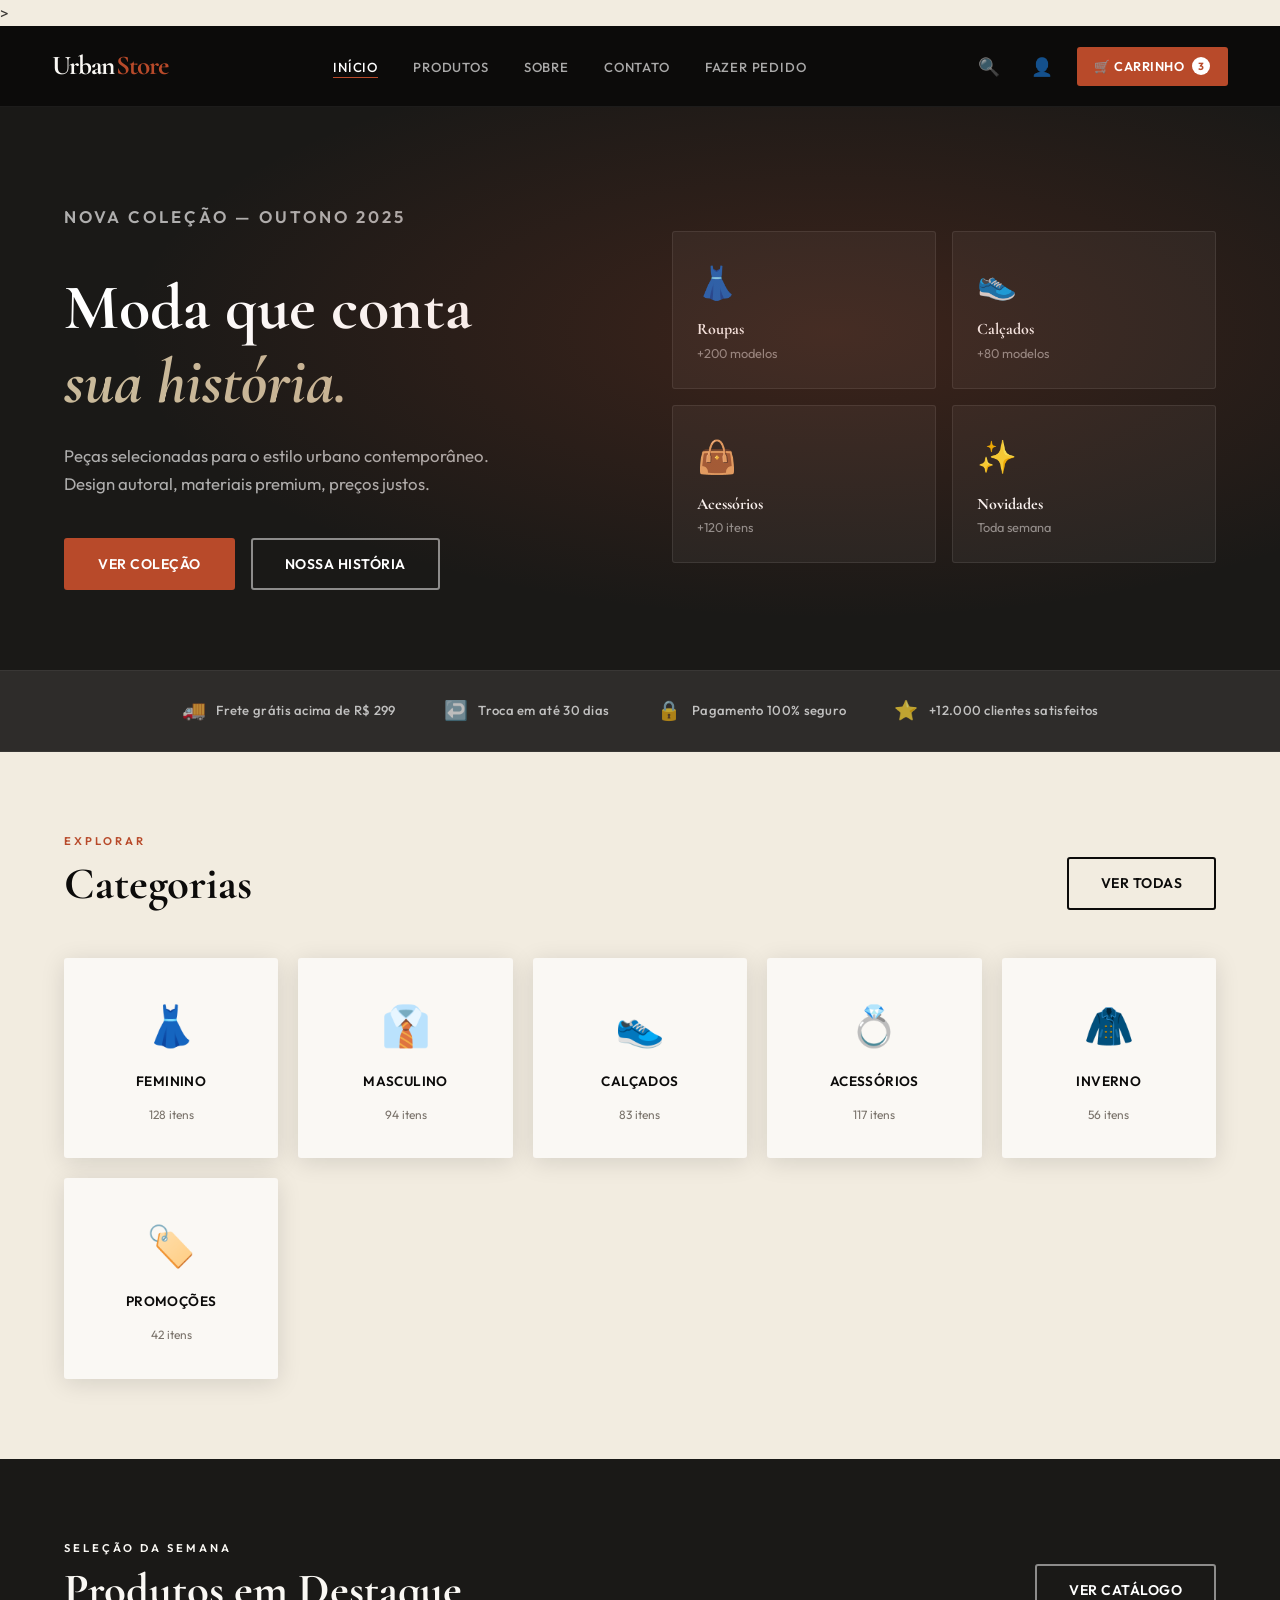
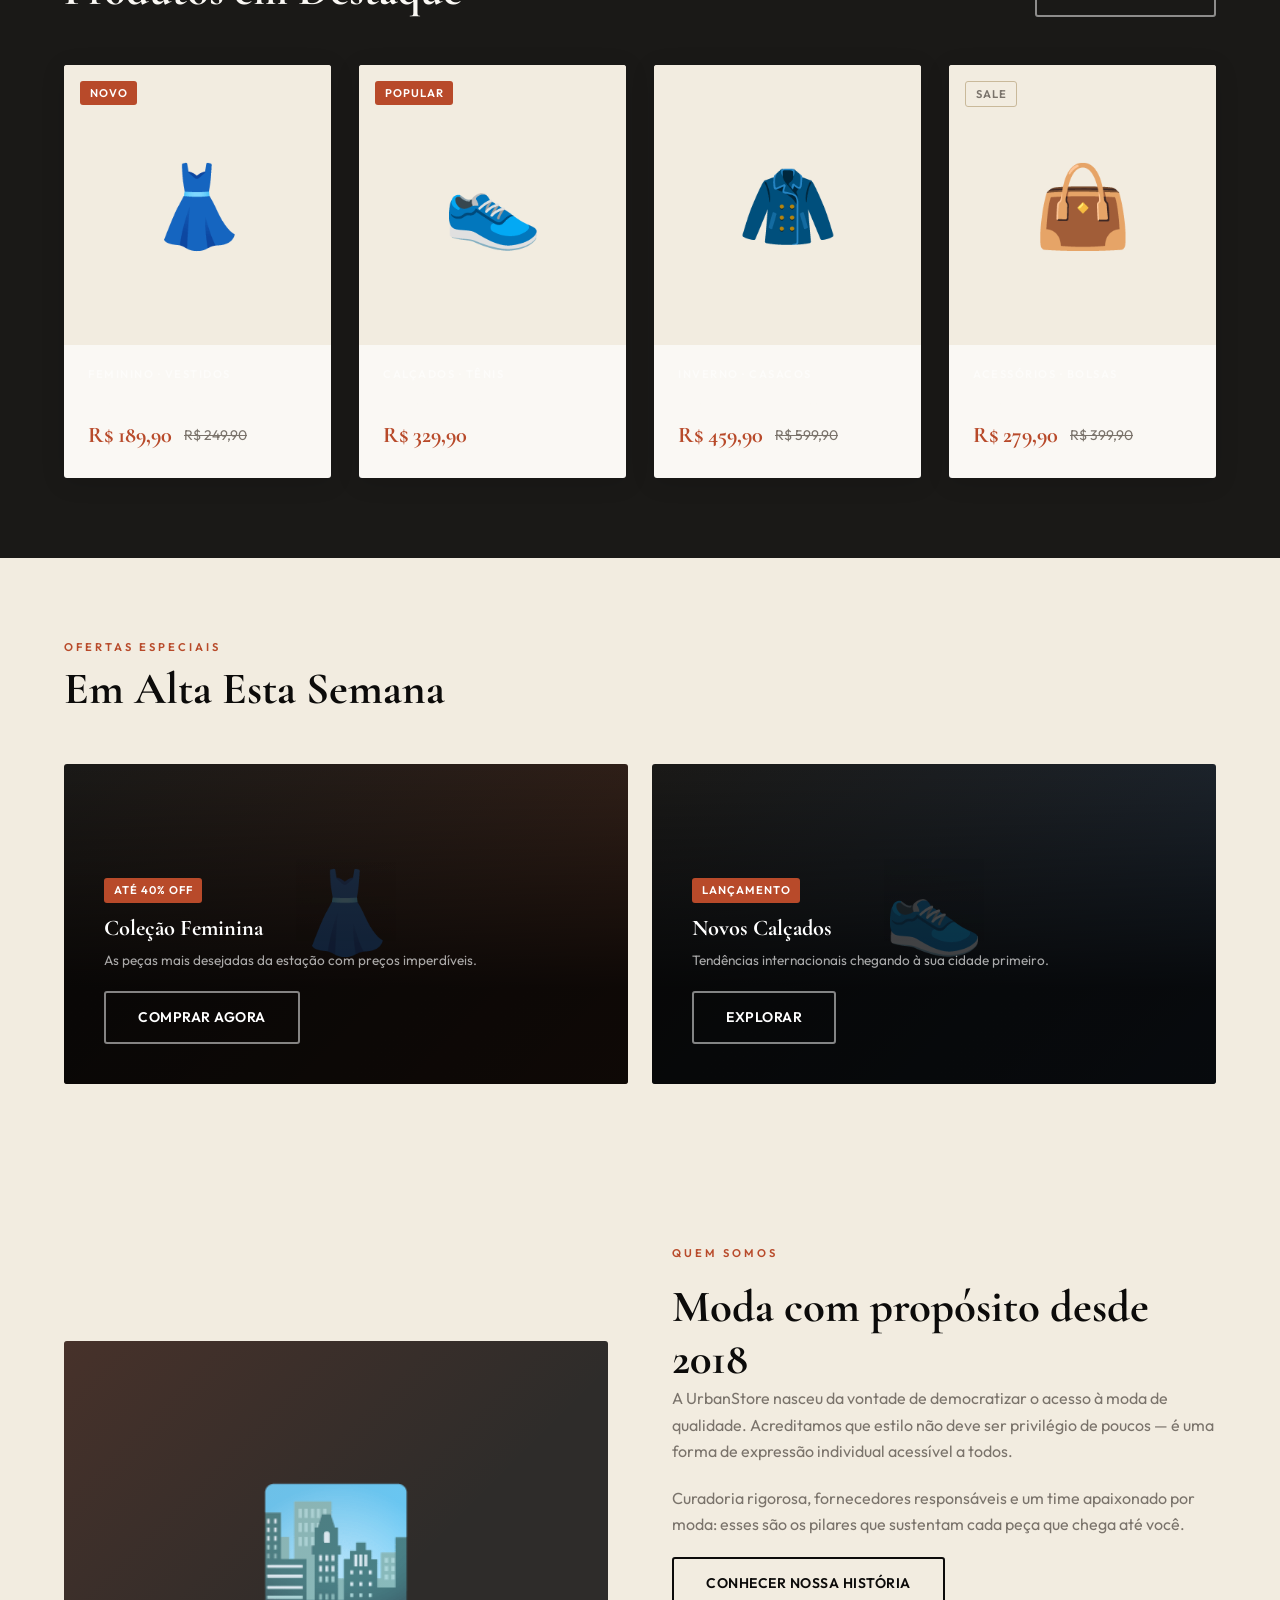
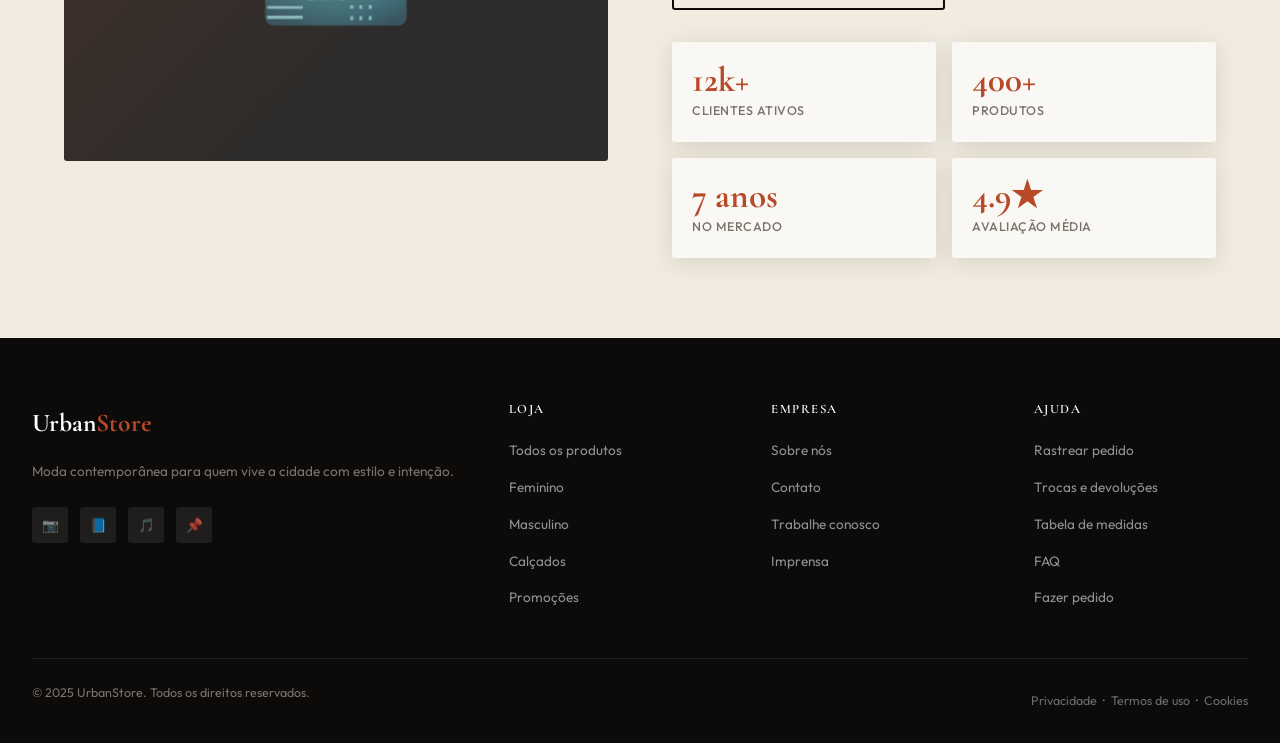
<file: index.html>
<!DOCTYPE html>
<html lang="pt-BR">
<head>
  <meta charset="UTF-8" />
    <meta name="viewport" content="width=device-width, initial-scale=1.0" />>
  <meta name="description" content="UrbanStore — Moda, calçados e acessórios contemporâneos para o estilo urbano moderno." />
  <title>UrbanStore — Moda & Lifestyle</title>
  <link rel="stylesheet" href="css/estilos.css" />
</head>
<body>

  <a href="#conteudo-principal" class="skip-link">Pular para o conteúdo</a>

  <!-- ===== HEADER ===== -->
  <header>
    <div class="header-inner">
      <a href="index.html" class="logo" aria-label="UrbanStore — Página inicial">
        Urban<em>Store</em>
      </a>

      <nav aria-label="Principal">
        <ul>
          <li><a href="index.html" aria-current="page">Início</a></li>
          <li><a href="pages/produtos.html">Produtos</a></li>
          <li><a href="pages/sobre.html">Sobre</a></li>
          <li><a href="pages/contato.html">Contato</a></li>
          <li><a href="pages/pedido.html">Fazer Pedido</a></li>
        </ul>
      </nav>

      <div class="header-acoes">
        <a href="pages/produtos.html" class="icone-btn" aria-label="Pesquisar">🔍</a>
        <a href="pages/contato.html" class="icone-btn" aria-label="Minha conta">👤</a>
        <a href="pages/pedido.html" class="btn-carrinho" aria-label="Carrinho de compras, 3 itens">
          🛒 Carrinho <span class="carrinho-num" aria-label="3 itens">3</span>
        </a>
      </div>
    </div>
  </header>

  <!-- ===== MAIN ===== -->
  <main id="conteudo-principal">

    <!-- HERO -->
    <section class="hero" aria-labelledby="hero-titulo">
      <div class="hero-inner container">
        <div class="hero-conteudo">
          <p class="hero-kicker">Nova Coleção — Outono 2025</p>
          <h1 id="hero-titulo">
            Moda que conta<br />
            <em>sua história.</em>
          </h1>
          <p>
            Peças selecionadas para o estilo urbano contemporâneo.
            Design autoral, materiais premium, preços justos.
          </p>
          <div class="hero-acoes">
            <a href="pages/produtos.html" class="btn btn-primario">Ver Coleção</a>
            <a href="pages/sobre.html"    class="btn btn-outline-branco">Nossa História</a>
          </div>
        </div>

        <div class="hero-visual" aria-hidden="true">
          <div class="hero-cards">
            <div class="hero-card">
              <div class="hero-card-icone">👗</div>
              <h4>Roupas</h4>
              <p>+200 modelos</p>
            </div>
            <div class="hero-card">
              <div class="hero-card-icone">👟</div>
              <h4>Calçados</h4>
              <p>+80 modelos</p>
            </div>
            <div class="hero-card">
              <div class="hero-card-icone">👜</div>
              <h4>Acessórios</h4>
              <p>+120 itens</p>
            </div>
            <div class="hero-card">
              <div class="hero-card-icone">✨</div>
              <h4>Novidades</h4>
              <p>Toda semana</p>
            </div>
          </div>
        </div>
      </div>
    </section>

    <!-- BENEFÍCIOS -->
    <aside class="beneficios" aria-label="Benefícios">
      <ul class="beneficios-lista">
        <li><span aria-hidden="true">🚚</span> Frete grátis acima de R$ 299</li>
        <li><span aria-hidden="true">↩️</span> Troca em até 30 dias</li>
        <li><span aria-hidden="true">🔒</span> Pagamento 100% seguro</li>
        <li><span aria-hidden="true">⭐</span> +12.000 clientes satisfeitos</li>
      </ul>
    </aside>

    <!-- CATEGORIAS -->
    <section class="secao" aria-labelledby="cat-titulo">
      <div class="container">
        <div class="secao-topo">
          <div>
            <p class="secao-label">Explorar</p>
            <h2 id="cat-titulo">Categorias</h2>
          </div>
          <a href="pages/produtos.html" class="btn btn-secundario">Ver todas</a>
        </div>

        <ul class="categorias-lista" aria-label="Categorias de produtos">
          <li>
            <a href="pages/produtos.html?cat=feminino">
              <span class="cat-icone" aria-hidden="true">👗</span>
              <span class="cat-nome">Feminino</span>
              <span class="cat-qtd">128 itens</span>
            </a>
          </li>
          <li>
            <a href="pages/produtos.html?cat=masculino">
              <span class="cat-icone" aria-hidden="true">👔</span>
              <span class="cat-nome">Masculino</span>
              <span class="cat-qtd">94 itens</span>
            </a>
          </li>
          <li>
            <a href="pages/produtos.html?cat=calcados">
              <span class="cat-icone" aria-hidden="true">👟</span>
              <span class="cat-nome">Calçados</span>
              <span class="cat-qtd">83 itens</span>
            </a>
          </li>
          <li>
            <a href="pages/produtos.html?cat=acessorios">
              <span class="cat-icone" aria-hidden="true">💍</span>
              <span class="cat-nome">Acessórios</span>
              <span class="cat-qtd">117 itens</span>
            </a>
          </li>
          <li>
            <a href="pages/produtos.html?cat=inverno">
              <span class="cat-icone" aria-hidden="true">🧥</span>
              <span class="cat-nome">Inverno</span>
              <span class="cat-qtd">56 itens</span>
            </a>
          </li>
          <li>
            <a href="pages/produtos.html?cat=sale">
              <span class="cat-icone" aria-hidden="true">🏷️</span>
              <span class="cat-nome">Promoções</span>
              <span class="cat-qtd">42 itens</span>
            </a>
          </li>
        </ul>
      </div>
    </section>

    <!-- PRODUTOS EM DESTAQUE -->
    <section class="secao secao-bg-escuro" aria-labelledby="dest-titulo">
      <div class="container">
        <div class="secao-topo">
          <div>
            <p class="secao-label">Seleção da semana</p>
            <h2 id="dest-titulo">Produtos em Destaque</h2>
          </div>
          <a href="pages/produtos.html" class="btn btn-outline-branco">Ver catálogo</a>
        </div>

        <ul class="produtos-grid" aria-label="Produtos em destaque">
          <li class="produto-card">
            <div class="produto-imagem" aria-hidden="true">👗
              <span class="produto-badge badge">Novo</span>
            </div>
            <div class="produto-acoes" aria-hidden="true">
              <button>🛒 Adicionar</button>
              <button>♡</button>
            </div>
            <div class="produto-info">
              <p class="produto-categoria">Feminino · Vestidos</p>
              <h3>Vestido Midi Romântico</h3>
              <div class="produto-preco-wrapper">
                <span class="produto-preco">R$ 189,90</span>
                <span class="produto-preco-antigo">R$ 249,90</span>
              </div>
            </div>
          </li>
          <li class="produto-card">
            <div class="produto-imagem" aria-hidden="true">👟
              <span class="produto-badge badge">Popular</span>
            </div>
            <div class="produto-acoes" aria-hidden="true">
              <button>🛒 Adicionar</button>
              <button>♡</button>
            </div>
            <div class="produto-info">
              <p class="produto-categoria">Calçados · Tênis</p>
              <h3>Tênis Urban Runner</h3>
              <div class="produto-preco-wrapper">
                <span class="produto-preco">R$ 329,90</span>
              </div>
            </div>
          </li>
          <li class="produto-card">
            <div class="produto-imagem" aria-hidden="true">🧥</div>
            <div class="produto-acoes" aria-hidden="true">
              <button>🛒 Adicionar</button>
              <button>♡</button>
            </div>
            <div class="produto-info">
              <p class="produto-categoria">Inverno · Casacos</p>
              <h3>Casaco Trench Clássico</h3>
              <div class="produto-preco-wrapper">
                <span class="produto-preco">R$ 459,90</span>
                <span class="produto-preco-antigo">R$ 599,90</span>
              </div>
            </div>
          </li>
          <li class="produto-card">
            <div class="produto-imagem" aria-hidden="true">👜
              <span class="produto-badge badge badge-outline">Sale</span>
            </div>
            <div class="produto-acoes" aria-hidden="true">
              <button>🛒 Adicionar</button>
              <button>♡</button>
            </div>
            <div class="produto-info">
              <p class="produto-categoria">Acessórios · Bolsas</p>
              <h3>Bolsa Couro Moderno</h3>
              <div class="produto-preco-wrapper">
                <span class="produto-preco">R$ 279,90</span>
                <span class="produto-preco-antigo">R$ 399,90</span>
              </div>
            </div>
          </li>
        </ul>
      </div>
    </section>

    <!-- BANNERS PROMOÇÕES -->
    <section class="secao" aria-labelledby="promo-titulo">
      <div class="container">
        <div class="secao-topo">
          <div>
            <p class="secao-label">Ofertas especiais</p>
            <h2 id="promo-titulo">Em Alta Esta Semana</h2>
          </div>
        </div>
        <div class="banner-duplo">
          <article class="banner-item">
            <span class="banner-emoji" aria-hidden="true">👗</span>
            <div class="banner-texto">
              <span class="badge">Até 40% off</span>
              <h3>Coleção Feminina</h3>
              <p>As peças mais desejadas da estação com preços imperdíveis.</p>
              <a href="pages/produtos.html?cat=feminino" class="btn btn-outline-branco">Comprar agora</a>
            </div>
          </article>
          <article class="banner-item">
            <span class="banner-emoji" aria-hidden="true">👟</span>
            <div class="banner-texto">
              <span class="badge">Lançamento</span>
              <h3>Novos Calçados</h3>
              <p>Tendências internacionais chegando à sua cidade primeiro.</p>
              <a href="pages/produtos.html?cat=calcados" class="btn btn-outline-branco">Explorar</a>
            </div>
          </article>
        </div>
      </div>
    </section>

    <!-- SOBRE (resumo) -->
    <section class="secao" aria-labelledby="sobre-titulo">
      <div class="container">
        <div class="sobre-home">
          <div class="sobre-visual" aria-hidden="true">🏙️</div>
          <div class="sobre-texto">
            <p class="secao-label">Quem somos</p>
            <h2 id="sobre-titulo">Moda com propósito desde 2018</h2>
            <p>
              A UrbanStore nasceu da vontade de democratizar o acesso à moda de qualidade.
              Acreditamos que estilo não deve ser privilégio de poucos — é uma forma de
              expressão individual acessível a todos.
            </p>
            <p>
              Curadoria rigorosa, fornecedores responsáveis e um time apaixonado por moda:
              esses são os pilares que sustentam cada peça que chega até você.
            </p>
            <a href="pages/sobre.html" class="btn btn-secundario">Conhecer nossa história</a>

            <div class="sobre-stats" aria-label="Números da UrbanStore">
              <div class="stat">
                <div class="stat-num">12k+</div>
                <div class="stat-desc">Clientes ativos</div>
              </div>
              <div class="stat">
                <div class="stat-num">400+</div>
                <div class="stat-desc">Produtos</div>
              </div>
              <div class="stat">
                <div class="stat-num">7 anos</div>
                <div class="stat-desc">No mercado</div>
              </div>
              <div class="stat">
                <div class="stat-num">4.9★</div>
                <div class="stat-desc">Avaliação média</div>
              </div>
            </div>
          </div>
        </div>
      </div>
    </section>

  </main>

  <!-- ===== FOOTER ===== -->
  <footer>
    <div class="footer-inner">
      <div class="footer-col">
        <div class="footer-logo">Urban<em>Store</em></div>
        <p>Moda contemporânea para quem vive a cidade com estilo e intenção.</p>
        <nav class="footer-social" aria-label="Redes sociais">
          <a href="#" class="social-link" aria-label="Instagram">📷</a>
          <a href="#" class="social-link" aria-label="Facebook">📘</a>
          <a href="#" class="social-link" aria-label="TikTok">🎵</a>
          <a href="#" class="social-link" aria-label="Pinterest">📌</a>
        </nav>
      </div>
      <div class="footer-col">
        <h4>Loja</h4>
        <ul>
          <li><a href="pages/produtos.html">Todos os produtos</a></li>
          <li><a href="pages/produtos.html?cat=feminino">Feminino</a></li>
          <li><a href="pages/produtos.html?cat=masculino">Masculino</a></li>
          <li><a href="pages/produtos.html?cat=calcados">Calçados</a></li>
          <li><a href="pages/produtos.html?cat=sale">Promoções</a></li>
        </ul>
      </div>
      <div class="footer-col">
        <h4>Empresa</h4>
        <ul>
          <li><a href="pages/sobre.html">Sobre nós</a></li>
          <li><a href="pages/contato.html">Contato</a></li>
          <li><a href="#">Trabalhe conosco</a></li>
          <li><a href="#">Imprensa</a></li>
        </ul>
      </div>
      <div class="footer-col">
        <h4>Ajuda</h4>
        <ul>
          <li><a href="#">Rastrear pedido</a></li>
          <li><a href="#">Trocas e devoluções</a></li>
          <li><a href="#">Tabela de medidas</a></li>
          <li><a href="#">FAQ</a></li>
          <li><a href="pages/pedido.html">Fazer pedido</a></li>
        </ul>
      </div>
    </div>
    <div class="footer-bottom">
      <p>© 2025 UrbanStore. Todos os direitos reservados.</p>
      <nav aria-label="Links legais">
        <a href="#">Privacidade</a> &nbsp;·&nbsp;
        <a href="#">Termos de uso</a> &nbsp;·&nbsp;
        <a href="#">Cookies</a>
      </nav>
    </div>
  </footer>

</body>
</html>
</file>
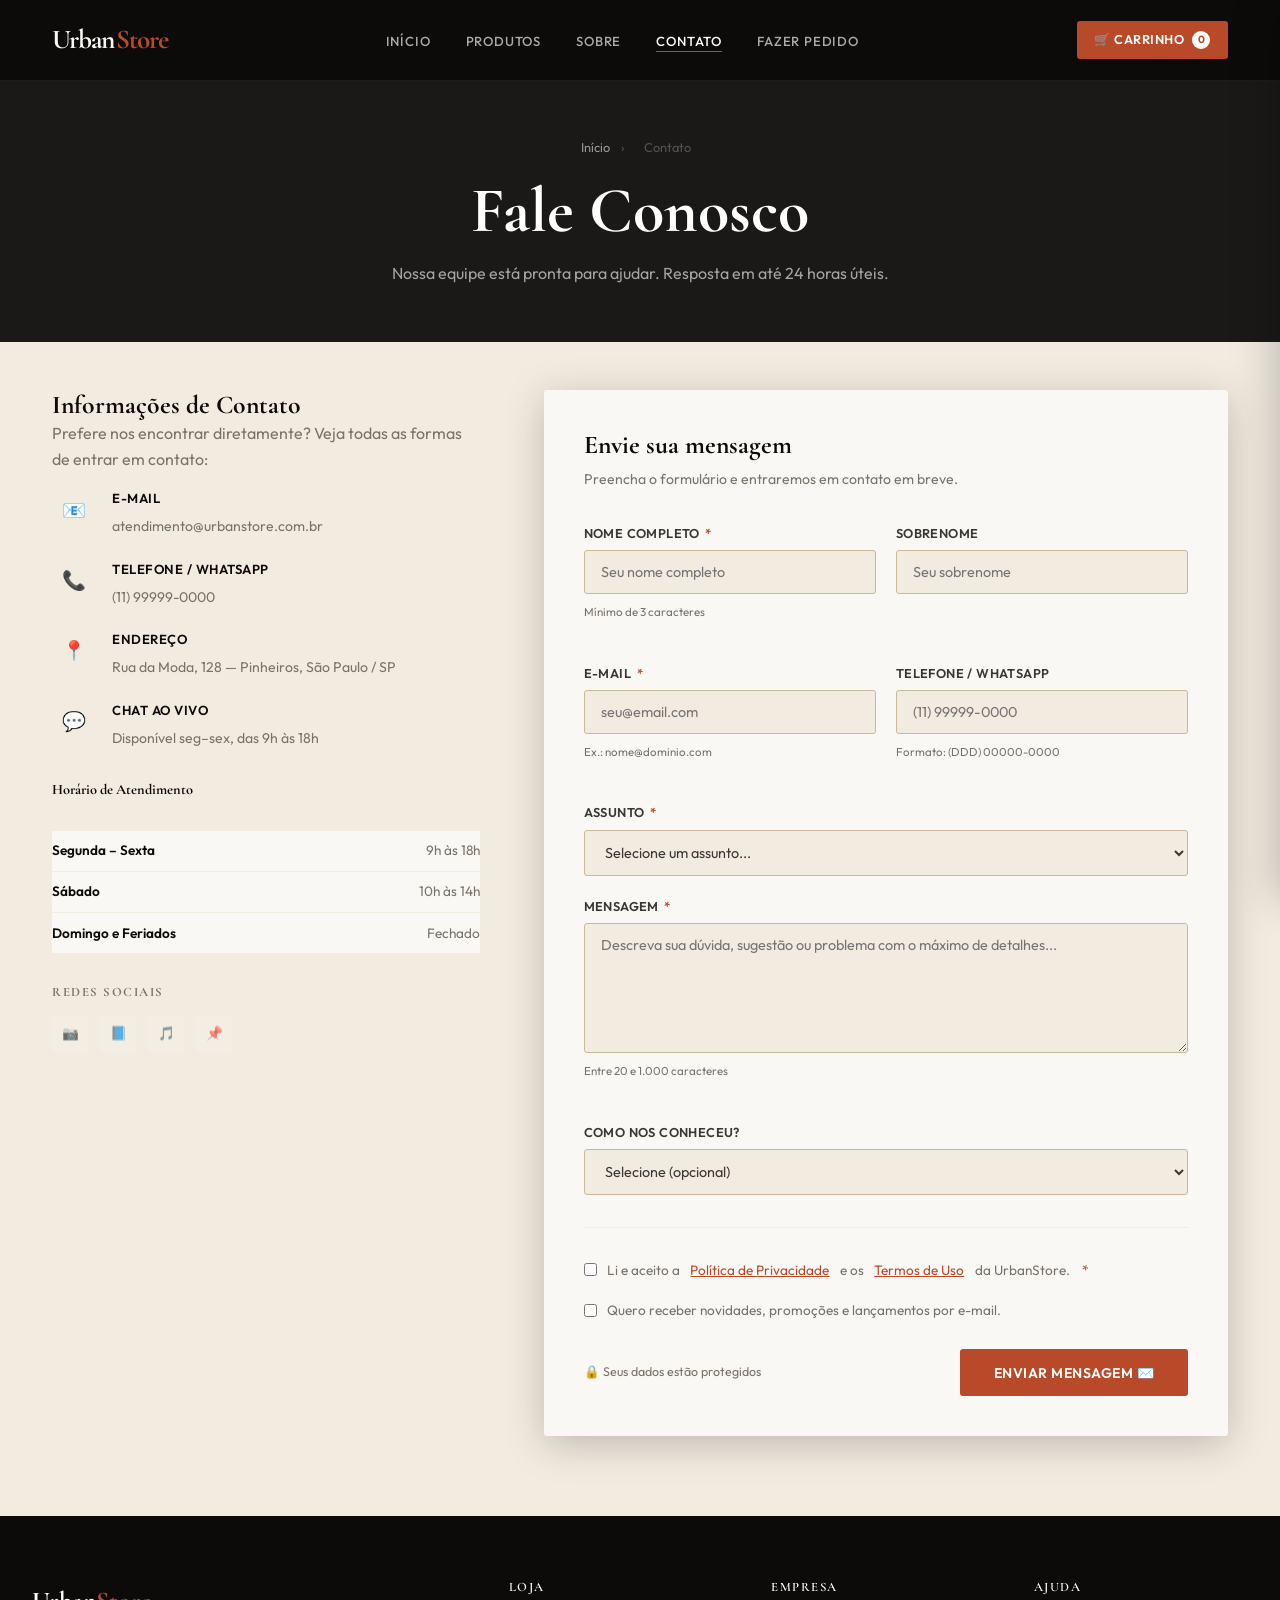
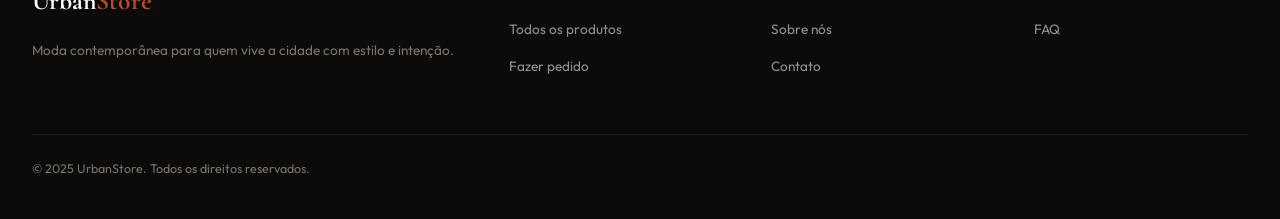
<file: pages/contato.html>
<!DOCTYPE html>
<html lang="pt-BR">
<head>
  <meta charset="UTF-8" />
  <meta name="viewport" content="width=device-width, initial-scale=1.0" />
  <meta name="description" content="Entre em contato com a UrbanStore. Tire dúvidas, envie sugestões ou fale com nosso atendimento." />
  <title>Contato — UrbanStore</title>
  <link rel="stylesheet" href="../css/estilos.css" />
</head>
<body>

  
  <div id="overlay" class="overlay" aria-hidden="true"></div>
  <aside id="drawer-carrinho" class="drawer" aria-label="Carrinho" aria-hidden="true" role="dialog">
    <div class="drawer-header">
      <h3>🛒 Meu Carrinho</h3>
      <button id="fechar-carrinho" class="drawer-fechar" aria-label="Fechar">✕</button>
    </div>
    <div class="drawer-corpo">
      <div id="carrinho-vazio" class="drawer-vazio"><span>🛍️</span><p>Carrinho vazio.</p></div>
      <ul id="carrinho-lista"></ul>
    </div>
    <div id="carrinho-rodape" class="drawer-rodape" style="display:none;">
      <div class="drawer-total"><span>Total</span><span class="drawer-total-valor" id="carrinho-total">R$ 0,00</span></div>
      <div class="drawer-acoes"><a href="pedido.html" class="btn btn-primario">Finalizar pedido</a></div>
      <button class="btn-limpar" id="btn-limpar-carrinho">Limpar carrinho</button>
    </div>
  </aside>

  <a href="#conteudo-principal" class="skip-link">Pular para o conteúdo</a>

  <header>
    <div class="header-inner">
      <a href="../index.html" class="logo">Urban<em>Store</em></a>
      <nav aria-label="Principal">
        <ul>
          <li><a href="../index.html">Início</a></li>
          <li><a href="produtos.html">Produtos</a></li>
          <li><a href="sobre.html">Sobre</a></li>
          <li><a href="contato.html" aria-current="page">Contato</a></li>
          <li><a href="pedido.html">Fazer Pedido</a></li>
        </ul>
      </nav>
      <div class="header-acoes">
        <a href="pedido.html" class="btn-carrinho abrir-carrinho">🛒 Carrinho <span class="carrinho-num">3</span></a>
              <button id="btn-menu-mobile" aria-label="Abrir menu" aria-expanded="false">☰</button>
      </div>
    </div>
  </header>

  <section class="page-hero">
    <nav class="breadcrumb" aria-label="Localização">
      <a href="../index.html">Início</a>
      <span aria-hidden="true">›</span>
      <span aria-current="page">Contato</span>
    </nav>
    <h1>Fale Conosco</h1>
    <p>Nossa equipe está pronta para ajudar. Resposta em até 24 horas úteis.</p>
  </section>

  <main id="conteudo-principal">
    <div class="contato-layout">

      <!-- INFO LATERAL -->
      <aside aria-labelledby="info-titulo">
        <h3 id="info-titulo">Informações de Contato</h3>
        <p>Prefere nos encontrar diretamente? Veja todas as formas de entrar em contato:</p>

        <ul class="info-lista">
          <li class="info-item">
            <div class="info-icone" aria-hidden="true">📧</div>
            <div class="info-texto">
              <strong>E-mail</strong>
              <span>atendimento@urbanstore.com.br</span>
            </div>
          </li>
          <li class="info-item">
            <div class="info-icone" aria-hidden="true">📞</div>
            <div class="info-texto">
              <strong>Telefone / WhatsApp</strong>
              <span>(11) 99999-0000</span>
            </div>
          </li>
          <li class="info-item">
            <div class="info-icone" aria-hidden="true">📍</div>
            <div class="info-texto">
              <strong>Endereço</strong>
              <span>Rua da Moda, 128 — Pinheiros, São Paulo / SP</span>
            </div>
          </li>
          <li class="info-item">
            <div class="info-icone" aria-hidden="true">💬</div>
            <div class="info-texto">
              <strong>Chat ao vivo</strong>
              <span>Disponível seg–sex, das 9h às 18h</span>
            </div>
          </li>
        </ul>

        <h4 style="margin-top:2rem; margin-bottom:.75rem; font-size:.9rem;">Horário de Atendimento</h4>
        <table class="horarios-tabela" aria-label="Horários de atendimento">
          <tbody>
            <tr><td>Segunda – Sexta</td><td>9h às 18h</td></tr>
            <tr><td>Sábado</td><td>10h às 14h</td></tr>
            <tr><td>Domingo e Feriados</td><td>Fechado</td></tr>
          </tbody>
        </table>

        <div style="margin-top:2rem;">
          <h4 style="font-size:.8rem; letter-spacing:1.5px; text-transform:uppercase; color:#7a736b; margin-bottom:1rem;">Redes Sociais</h4>
          <nav class="footer-social" aria-label="Redes sociais">
            <a href="#" class="social-link" aria-label="Instagram">📷</a>
            <a href="#" class="social-link" aria-label="Facebook">📘</a>
            <a href="#" class="social-link" aria-label="TikTok">🎵</a>
            <a href="#" class="social-link" aria-label="Pinterest">📌</a>
          </nav>
        </div>
      </aside>

      <!-- FORMULÁRIO -->
      <section aria-labelledby="form-titulo">
        <div class="form-card">
          <h3 id="form-titulo">Envie sua mensagem</h3>
          <p>Preencha o formulário e entraremos em contato em breve.</p>

          <form
            id="form-contato"
            action="#"
            method="post"
            novalidate
            aria-label="Formulário de contato"
          >
            <div class="form-grid">

              <!-- Nome -->
              <div class="campo">
                <label for="nome">Nome completo <span class="obrigatorio" aria-label="campo obrigatório">*</span></label>
                <input
                  type="text"
                  id="nome"
                  name="nome"
                  placeholder="Seu nome completo"
                  required
                  minlength="3"
                  maxlength="100"
                  autocomplete="name"
                />
                <span class="campo-hint">Mínimo de 3 caracteres</span>
                <span class="campo-erro" aria-live="polite"></span>
              </div>

              <!-- Sobrenome -->
              <div class="campo">
                <label for="sobrenome">Sobrenome</label>
                <input
                  type="text"
                  id="sobrenome"
                  name="sobrenome"
                  placeholder="Seu sobrenome"
                  maxlength="100"
                  autocomplete="family-name"
                />
              </div>

              <!-- E-mail -->
              <div class="campo">
                <label for="email">E-mail <span class="obrigatorio" aria-label="campo obrigatório">*</span></label>
                <input
                  type="email"
                  id="email"
                  name="email"
                  placeholder="seu@email.com"
                  required
                  autocomplete="email"
                />
                <span class="campo-hint">Ex.: nome@dominio.com</span>
                <span class="campo-erro" aria-live="polite"></span>
              </div>

              <!-- Telefone -->
              <div class="campo">
                <label for="telefone">Telefone / WhatsApp</label>
                <input
                  type="tel"
                  id="telefone"
                  name="telefone"
                  placeholder="(11) 99999-0000"
                  pattern="\(\d{2}\)\s?\d{4,5}-\d{4}"
                  autocomplete="tel"
                />
                <span class="campo-hint">Formato: (DDD) 00000-0000</span>
                <span class="campo-erro" aria-live="polite"></span>
              </div>

              <!-- Assunto -->
              <div class="campo campo-completo">
                <label for="assunto">Assunto <span class="obrigatorio" aria-label="campo obrigatório">*</span></label>
                <select id="assunto" name="assunto" required>
                  <option value="" disabled selected>Selecione um assunto...</option>
                  <optgroup label="Pedidos">
                    <option value="rastrear">Rastrear meu pedido</option>
                    <option value="troca">Troca ou devolução</option>
                    <option value="cancelamento">Cancelamento de pedido</option>
                  </optgroup>
                  <optgroup label="Produtos">
                    <option value="disponibilidade">Disponibilidade de produto</option>
                    <option value="tamanho">Dúvida sobre tamanho</option>
                    <option value="qualidade">Reclamação de qualidade</option>
                  </optgroup>
                  <optgroup label="Outros">
                    <option value="parceria">Proposta de parceria</option>
                    <option value="imprensa">Imprensa / Assessoria</option>
                    <option value="outro">Outro assunto</option>
                  </optgroup>
                </select>
              </div>

              <!-- Mensagem -->
              <div class="campo campo-completo">
                <label for="mensagem">Mensagem <span class="obrigatorio" aria-label="campo obrigatório">*</span></label>
                <textarea
                  id="mensagem"
                  name="mensagem"
                  placeholder="Descreva sua dúvida, sugestão ou problema com o máximo de detalhes..."
                  required
                  minlength="20"
                  maxlength="1000"
                  rows="5"
                ></textarea>
                <span class="campo-hint">Entre 20 e 1.000 caracteres</span>
                <span class="campo-erro" aria-live="polite"></span>
              </div>

              <!-- Como conheceu -->
              <div class="campo campo-completo">
                <label for="origem">Como nos conheceu?</label>
                <select id="origem" name="origem">
                  <option value="">Selecione (opcional)</option>
                  <option value="instagram">Instagram</option>
                  <option value="tiktok">TikTok</option>
                  <option value="google">Google / Pesquisa</option>
                  <option value="amigo">Indicação de amigo</option>
                  <option value="influencer">Influenciador(a)</option>
                  <option value="outro">Outro</option>
                </select>
              </div>

              <hr class="form-divisor" />

              <!-- Aceitar termos -->
              <label class="checkbox-label">
                <input type="checkbox" name="termos" required />
                Li e aceito a <a href="#">Política de Privacidade</a> e os
                <a href="#">Termos de Uso</a> da UrbanStore.
                <span class="obrigatorio" aria-label="campo obrigatório">*</span>
              </label>

              <!-- Newsletter -->
              <label class="checkbox-label">
                <input type="checkbox" name="newsletter" />
                Quero receber novidades, promoções e lançamentos por e-mail.
              </label>

              <!-- Mensagem sucesso -->
              <div class="msg-sucesso" id="msg-sucesso" role="alert" aria-live="polite">
                ✅ <span>Mensagem enviada com sucesso! Retornaremos em até 24h.</span>
              </div>

              <!-- Ações -->
              <div class="form-acoes">
                <span class="aviso">🔒 Seus dados estão protegidos</span>
                <button type="submit" class="btn btn-primario">
                  Enviar mensagem ✉️
                </button>
              </div>

            </div>
          </form>
        </div>
      </section>

    </div>
  </main>

  <footer>
    <div class="footer-inner">
      <div class="footer-col">
        <div class="footer-logo">Urban<em>Store</em></div>
        <p>Moda contemporânea para quem vive a cidade com estilo e intenção.</p>
      </div>
      <div class="footer-col">
        <h4>Loja</h4>
        <ul>
          <li><a href="produtos.html">Todos os produtos</a></li>
          <li><a href="pedido.html">Fazer pedido</a></li>
        </ul>
      </div>
      <div class="footer-col">
        <h4>Empresa</h4>
        <ul>
          <li><a href="sobre.html">Sobre nós</a></li>
          <li><a href="contato.html">Contato</a></li>
        </ul>
      </div>
      <div class="footer-col">
        <h4>Ajuda</h4>
        <ul><li><a href="#">FAQ</a></li></ul>
      </div>
    </div>
    <div class="footer-bottom">
      <p>© 2025 UrbanStore. Todos os direitos reservados.</p>
    </div>
  </footer>

    <script src="../js/carrinho.js"></script>
  <script src="../js/ui.js"></script>
  <script src="../js/formularios.js"></script>
  <script>
    document.addEventListener('DOMContentLoaded', () => {
      inicializarCarrinho();
      inicializarUI();
      inicializarContadores();
      inicializarFormulario('form-contato', () => {
        const msg = document.getElementById('msg-sucesso');
        msg.style.display = 'flex';
        document.getElementById('form-contato').reset();
        document.querySelectorAll('.campo-valido').forEach(el => el.classList.remove('campo-valido'));
        msg.scrollIntoView({ behavior: 'smooth', block: 'center' });
      });
    });
  </script>

  <button id="btn-topo" aria-label="Voltar ao topo" aria-hidden="true">↑</button>
</body>
</html>
</file>
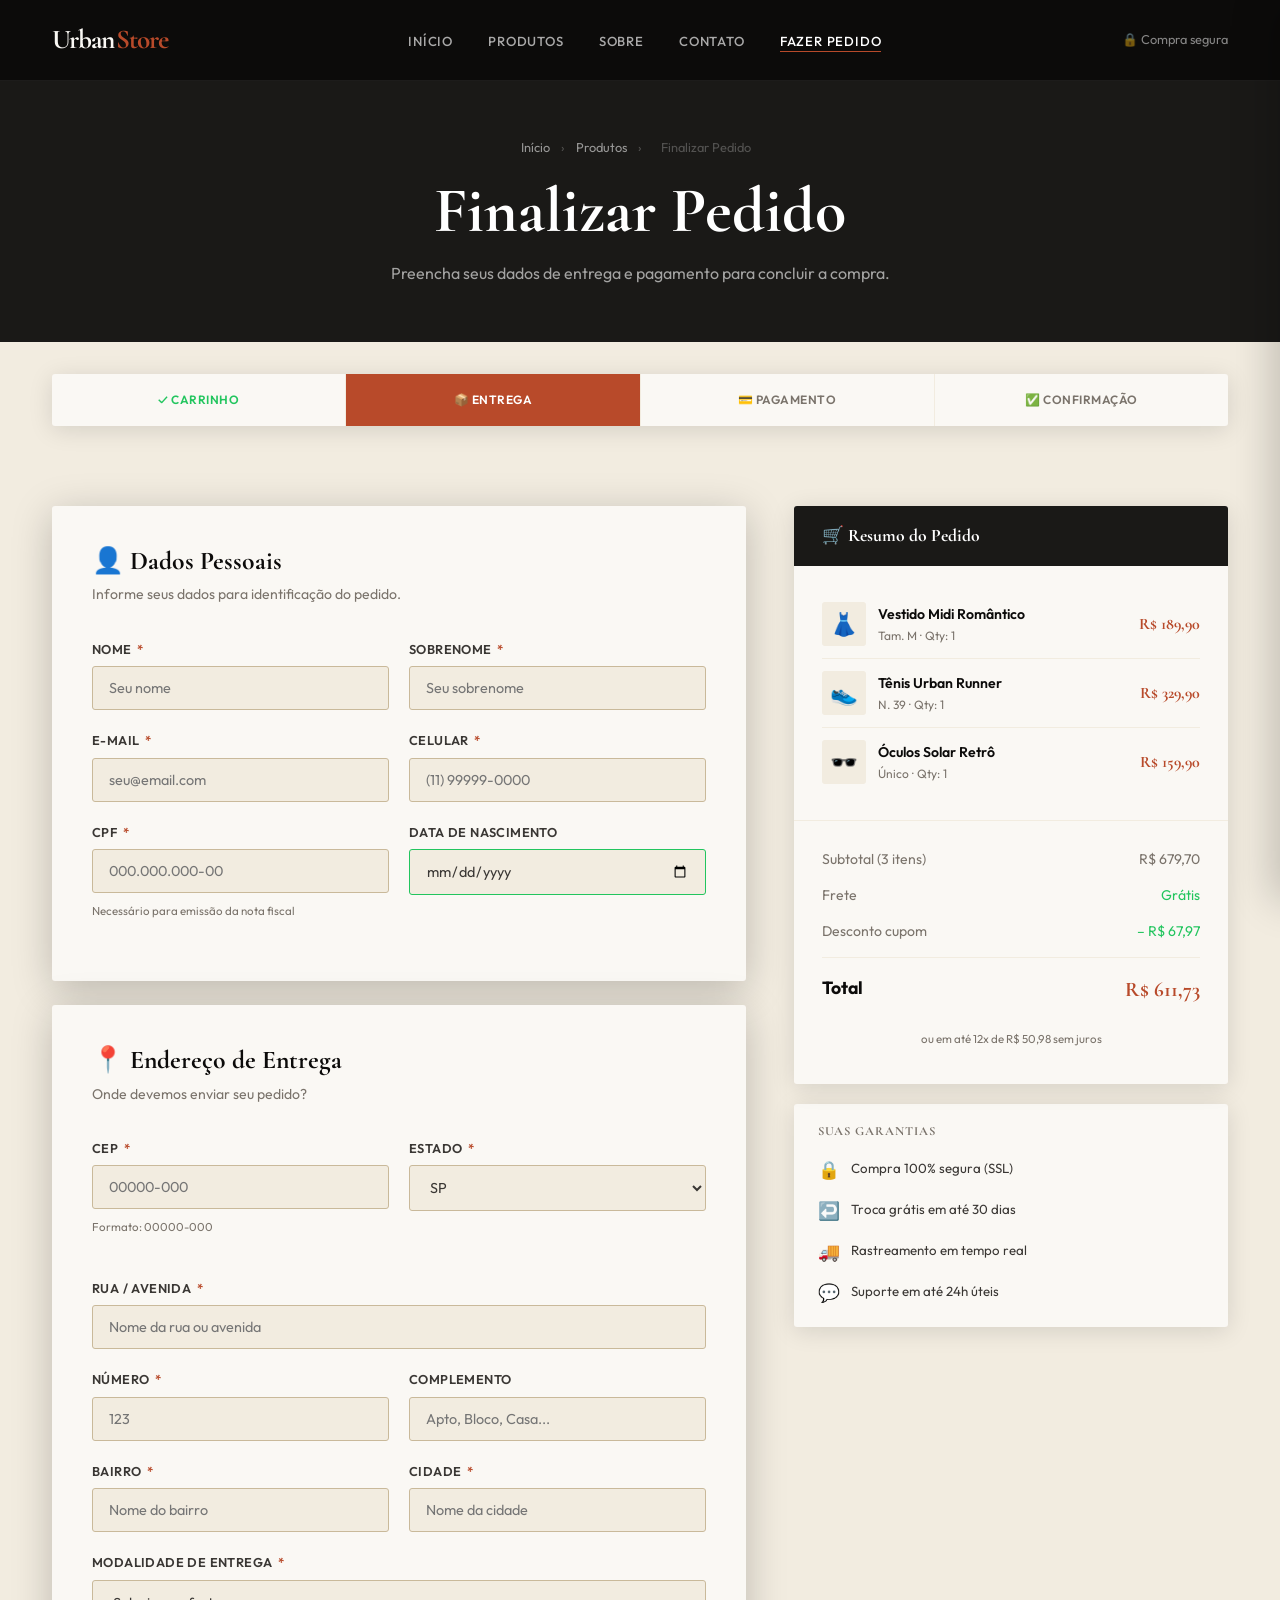
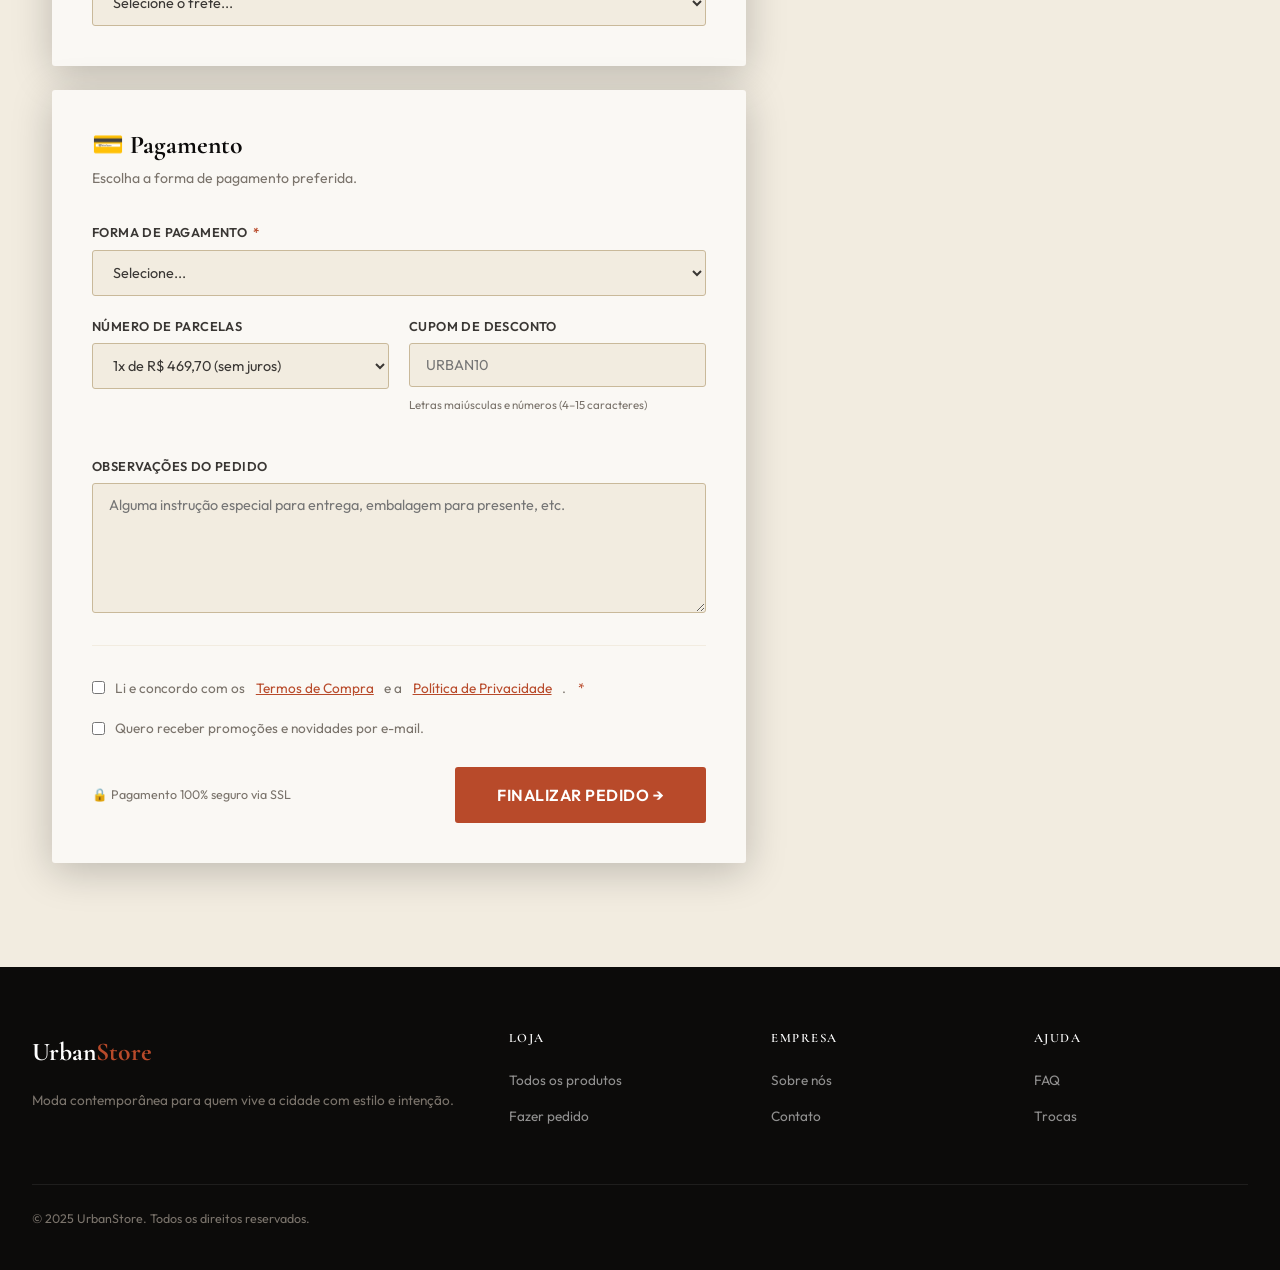
<file: pages/pedido.html>
<!DOCTYPE html>
<html lang="pt-BR">
<head>
  <meta charset="UTF-8" />
  <meta name="viewport" content="width=device-width, initial-scale=1.0" />
  <meta name="description" content="Faça seu pedido na UrbanStore. Entrega rápida e segura em todo Brasil." />
  <title>Fazer Pedido — UrbanStore</title>
  <link rel="stylesheet" href="../css/estilos.css" />
  <style>
    .pedido-layout {
      max-width: var(--largura);
      margin: 0 auto;
      padding: 3rem 2rem 5rem;
      display: grid;
      grid-template-columns: 1.6fr 1fr;
      gap: 3rem;
      align-items: start;
    }
    .resumo-card {
      background: var(--branco);
      border-radius: var(--raio);
      overflow: hidden;
      box-shadow: var(--sombra);
      position: sticky;
      top: 90px;
    }
    .resumo-header {
      background: var(--carvao);
      color: #fff;
      padding: 1.25rem 1.75rem;
    }
    .resumo-header h3 { color: #fff; font-size: 1.1rem; }
    .resumo-itens {
      padding: 1.5rem 1.75rem;
      border-bottom: 1px solid var(--creme);
    }
    .resumo-item {
      display: flex;
      justify-content: space-between;
      align-items: center;
      padding: .75rem 0;
      border-bottom: 1px solid var(--creme);
      gap: 1rem;
    }
    .resumo-item:last-child { border-bottom: none; }
    .resumo-item-info {
      display: flex;
      align-items: center;
      gap: .75rem;
    }
    .resumo-item-icone {
      background: var(--creme);
      width: 44px; height: 44px;
      border-radius: var(--raio);
      display: flex;
      align-items: center;
      justify-content: center;
      font-size: 1.4rem;
      flex-shrink: 0;
    }
    .resumo-item-nome { font-size: .88rem; font-weight: 600; color: var(--preto); }
    .resumo-item-det  { font-size: .75rem; color: var(--texto-leve); }
    .resumo-item-preco { font-family: var(--ff-titulo); font-weight: 700; color: var(--terracota); white-space: nowrap; }
    .resumo-totais { padding: 1.25rem 1.75rem; }
    .resumo-linha {
      display: flex;
      justify-content: space-between;
      font-size: .88rem;
      padding: .4rem 0;
      color: var(--texto-leve);
    }
    .resumo-linha.total {
      font-size: 1.1rem;
      font-weight: 700;
      color: var(--preto);
      border-top: 1px solid var(--creme);
      margin-top: .5rem;
      padding-top: .9rem;
    }
    .resumo-linha.total span:last-child { color: var(--terracota); font-family: var(--ff-titulo); font-size: 1.3rem; }
    .etapas {
      display: flex;
      gap: 0;
      margin-bottom: 2rem;
      background: var(--branco);
      border-radius: var(--raio);
      box-shadow: var(--sombra);
      overflow: hidden;
    }
    .etapa {
      flex: 1;
      padding: 1rem;
      text-align: center;
      font-size: .75rem;
      font-weight: 600;
      letter-spacing: .5px;
      text-transform: uppercase;
      color: var(--texto-leve);
      border-right: 1px solid var(--creme);
      display: flex;
      align-items: center;
      justify-content: center;
      gap: .4rem;
    }
    .etapa:last-child { border-right: none; }
    .etapa.ativa { background: var(--terracota); color: #fff; }
    .etapa.concluida { color: #22c55e; }
    @media (max-width: 900px) {
      .pedido-layout { grid-template-columns: 1fr; }
      .resumo-card   { position: static; }
    }
  </style>
</head>
<body>

  
  <div id="overlay" class="overlay" aria-hidden="true"></div>
  <aside id="drawer-carrinho" class="drawer" aria-label="Carrinho" aria-hidden="true" role="dialog">
    <div class="drawer-header">
      <h3>🛒 Meu Carrinho</h3>
      <button id="fechar-carrinho" class="drawer-fechar" aria-label="Fechar">✕</button>
    </div>
    <div class="drawer-corpo">
      <div id="carrinho-vazio" class="drawer-vazio"><span>🛍️</span><p>Carrinho vazio.</p></div>
      <ul id="carrinho-lista"></ul>
    </div>
    <div id="carrinho-rodape" class="drawer-rodape" style="display:none;">
      <div class="drawer-total"><span>Total</span><span class="drawer-total-valor" id="carrinho-total">R$ 0,00</span></div>
      <div class="drawer-acoes"><a href="pedido.html" class="btn btn-primario">Finalizar pedido</a></div>
      <button class="btn-limpar" id="btn-limpar-carrinho">Limpar carrinho</button>
    </div>
  </aside>

  <a href="#conteudo-principal" class="skip-link">Pular para o conteúdo</a>

  <header>
    <div class="header-inner">
      <a href="../index.html" class="logo">Urban<em>Store</em></a>
      <nav aria-label="Principal">
        <ul>
          <li><a href="../index.html">Início</a></li>
          <li><a href="produtos.html">Produtos</a></li>
          <li><a href="sobre.html">Sobre</a></li>
          <li><a href="contato.html">Contato</a></li>
          <li><a href="pedido.html" aria-current="page">Fazer Pedido</a></li>
        </ul>
      </nav>
      <div class="header-acoes">
        <button id="btn-menu-mobile" aria-label="Abrir menu" aria-expanded="false">☰</button>
        <span style="color:rgba(255,255,255,.5); font-size:.8rem;">🔒 Compra segura</span>
      </div>
    </div>
  </header>

  <section class="page-hero">
    <nav class="breadcrumb" aria-label="Localização">
      <a href="../index.html">Início</a>
      <span aria-hidden="true">›</span>
      <a href="produtos.html">Produtos</a>
      <span aria-hidden="true">›</span>
      <span aria-current="page">Finalizar Pedido</span>
    </nav>
    <h1>Finalizar Pedido</h1>
    <p>Preencha seus dados de entrega e pagamento para concluir a compra.</p>
  </section>

  <main id="conteudo-principal">
    <div style="max-width:var(--largura); margin:0 auto; padding:2rem 2rem 0;">
      <!-- ETAPAS -->
      <nav class="etapas" aria-label="Etapas do checkout">
        <div class="etapa concluida" aria-label="Concluído">✓ Carrinho</div>
        <div class="etapa ativa" aria-current="step">📦 Entrega</div>
        <div class="etapa">💳 Pagamento</div>
        <div class="etapa">✅ Confirmação</div>
      </nav>
    </div>

    <div class="pedido-layout">

      <!-- FORMULÁRIO PEDIDO -->
      <section aria-labelledby="form-pedido-titulo">
        <form id="form-pedido" action="#" method="post" novalidate aria-label="Formulário de pedido">

          <!-- DADOS PESSOAIS -->
          <div class="form-card" style="margin-bottom:1.5rem;">
            <h3 id="form-pedido-titulo" style="margin-bottom:.5rem;">👤 Dados Pessoais</h3>
            <p>Informe seus dados para identificação do pedido.</p>
            <div class="form-grid">
              <div class="campo">
                <label for="ped-nome">Nome <span class="obrigatorio">*</span></label>
                <input type="text" id="ped-nome" name="nome" placeholder="Seu nome" required minlength="2" autocomplete="given-name" />
              </div>
              <div class="campo">
                <label for="ped-sobrenome">Sobrenome <span class="obrigatorio">*</span></label>
                <input type="text" id="ped-sobrenome" name="sobrenome" placeholder="Seu sobrenome" required autocomplete="family-name" />
              </div>
              <div class="campo">
                <label for="ped-email">E-mail <span class="obrigatorio">*</span></label>
                <input type="email" id="ped-email" name="email" placeholder="seu@email.com" required autocomplete="email" />
              </div>
              <div class="campo">
                <label for="ped-tel">Celular <span class="obrigatorio">*</span></label>
                <input type="tel" id="ped-tel" name="telefone" placeholder="(11) 99999-0000" required pattern="\(\d{2}\)\s?\d{4,5}-\d{4}" autocomplete="tel" />
              </div>
              <div class="campo">
                <label for="ped-cpf">CPF <span class="obrigatorio">*</span></label>
                <input type="text" id="ped-cpf" name="cpf" placeholder="000.000.000-00" required pattern="\d{3}\.\d{3}\.\d{3}-\d{2}" />
                <span class="campo-hint">Necessário para emissão da nota fiscal</span>
                <span class="campo-erro" aria-live="polite"></span>
              </div>
              <div class="campo">
                <label for="ped-nascimento">Data de Nascimento</label>
                <input type="date" id="ped-nascimento" name="nascimento" max="2006-12-31" autocomplete="bday" />
              </div>
            </div>
          </div>

          <!-- ENDEREÇO DE ENTREGA -->
          <div class="form-card" style="margin-bottom:1.5rem;">
            <h3 style="margin-bottom:.5rem;">📍 Endereço de Entrega</h3>
            <p>Onde devemos enviar seu pedido?</p>
            <div class="form-grid">
              <div class="campo">
                <label for="ped-cep">CEP <span class="obrigatorio">*</span></label>
                <input type="text" id="ped-cep" name="cep" placeholder="00000-000" required pattern="\d{5}-?\d{3}" autocomplete="postal-code" />
                <span class="campo-hint">Formato: 00000-000</span>
                <span class="campo-erro" aria-live="polite"></span>
              </div>
              <div class="campo">
                <label for="ped-estado">Estado <span class="obrigatorio">*</span></label>
                <select id="ped-estado" name="estado" required autocomplete="address-level1">
                  <option value="" disabled selected>Selecione...</option>
                  <option>AC</option><option>AL</option><option>AP</option>
                  <option>AM</option><option>BA</option><option>CE</option>
                  <option>DF</option><option>ES</option><option>GO</option>
                  <option>MA</option><option>MT</option><option>MS</option>
                  <option>MG</option><option>PA</option><option>PB</option>
                  <option>PR</option><option>PE</option><option>PI</option>
                  <option>RJ</option><option>RN</option><option>RS</option>
                  <option>RO</option><option>RR</option><option>SC</option>
                  <option selected>SP</option><option>SE</option><option>TO</option>
                </select>
              </div>
              <div class="campo campo-completo">
                <label for="ped-rua">Rua / Avenida <span class="obrigatorio">*</span></label>
                <input type="text" id="ped-rua" name="rua" placeholder="Nome da rua ou avenida" required autocomplete="street-address" />
              </div>
              <div class="campo">
                <label for="ped-numero">Número <span class="obrigatorio">*</span></label>
                <input type="number" id="ped-numero" name="numero" placeholder="123" required min="1" max="99999" />
              </div>
              <div class="campo">
                <label for="ped-complemento">Complemento</label>
                <input type="text" id="ped-complemento" name="complemento" placeholder="Apto, Bloco, Casa..." autocomplete="address-line2" />
              </div>
              <div class="campo">
                <label for="ped-bairro">Bairro <span class="obrigatorio">*</span></label>
                <input type="text" id="ped-bairro" name="bairro" placeholder="Nome do bairro" required autocomplete="address-level3" />
              </div>
              <div class="campo">
                <label for="ped-cidade">Cidade <span class="obrigatorio">*</span></label>
                <input type="text" id="ped-cidade" name="cidade" placeholder="Nome da cidade" required autocomplete="address-level2" />
              </div>

              <!-- Frete -->
              <div class="campo campo-completo">
                <label for="ped-frete">Modalidade de Entrega <span class="obrigatorio">*</span></label>
                <select id="ped-frete" name="frete" required>
                  <option value="" disabled selected>Selecione o frete...</option>
                  <option value="pac">PAC — Econômico (5–8 dias úteis) — Grátis</option>
                  <option value="sedex">SEDEX — Expresso (1–3 dias úteis) — R$ 18,90</option>
                  <option value="sedex10">SEDEX 10 — Até 10h do dia seguinte — R$ 39,90</option>
                  <option value="retirada">Retirada na loja (Pinheiros, SP) — Grátis</option>
                </select>
              </div>
            </div>
          </div>

          <!-- PAGAMENTO -->
          <div class="form-card" style="margin-bottom:1.5rem;">
            <h3 style="margin-bottom:.5rem;">💳 Pagamento</h3>
            <p>Escolha a forma de pagamento preferida.</p>
            <div class="form-grid">
              <div class="campo campo-completo">
                <label for="ped-pagamento">Forma de Pagamento <span class="obrigatorio">*</span></label>
                <select id="ped-pagamento" name="pagamento" required>
                  <option value="" disabled selected>Selecione...</option>
                  <optgroup label="Cartão">
                    <option value="credito">Cartão de Crédito (até 12x sem juros)</option>
                    <option value="debito">Cartão de Débito</option>
                  </optgroup>
                  <optgroup label="Digital">
                    <option value="pix">Pix (5% de desconto)</option>
                    <option value="boleto">Boleto Bancário (3 dias úteis)</option>
                  </optgroup>
                </select>
              </div>
              <div class="campo">
                <label for="ped-parcelas">Número de Parcelas</label>
                <select id="ped-parcelas" name="parcelas">
                  <option value="1">1x de R$ 469,70 (sem juros)</option>
                  <option value="2">2x de R$ 234,85 (sem juros)</option>
                  <option value="3">3x de R$ 156,57 (sem juros)</option>
                  <option value="6">6x de R$ 78,28 (sem juros)</option>
                  <option value="12">12x de R$ 39,14 (sem juros)</option>
                </select>
              </div>
              <div class="campo">
                <label for="ped-cupom">Cupom de Desconto</label>
                <input type="text" id="ped-cupom" name="cupom" placeholder="URBAN10" pattern="[A-Z0-9]{4,15}" />
                <span class="campo-hint">Letras maiúsculas e números (4–15 caracteres)</span>
                <span class="campo-erro" aria-live="polite"></span>
              </div>

              <div class="campo campo-completo">
                <label for="ped-obs">Observações do Pedido</label>
                <textarea id="ped-obs" name="observacoes" placeholder="Alguma instrução especial para entrega, embalagem para presente, etc." rows="3" maxlength="500"></textarea>
              </div>

              <hr class="form-divisor" />

              <label class="checkbox-label">
                <input type="checkbox" name="termos" required />
                Li e concordo com os <a href="#">Termos de Compra</a> e a
                <a href="#">Política de Privacidade</a>.
                <span class="obrigatorio">*</span>
              </label>

              <label class="checkbox-label">
                <input type="checkbox" name="newsletter" />
                Quero receber promoções e novidades por e-mail.
              </label>

              <div class="msg-sucesso" id="msg-pedido" role="alert" aria-live="polite" style="display:none;">
                🎉 <span>Pedido realizado com sucesso! Você receberá um e-mail de confirmação em breve.</span>
              </div>

              <div class="form-acoes">
                <span class="aviso">🔒 Pagamento 100% seguro via SSL</span>
                <button type="submit" class="btn btn-primario" style="font-size:1rem; padding:1rem 2.5rem;">
                  Finalizar Pedido →
                </button>
              </div>
            </div>
          </div>

        </form>
      </section>

      <!-- RESUMO DO PEDIDO -->
      <aside aria-labelledby="resumo-titulo">
        <div class="resumo-card">
          <div class="resumo-header">
            <h3 id="resumo-titulo">🛒 Resumo do Pedido</h3>
          </div>
          <div class="resumo-itens">
            <div class="resumo-item">
              <div class="resumo-item-info">
                <div class="resumo-item-icone" aria-hidden="true">👗</div>
                <div>
                  <div class="resumo-item-nome">Vestido Midi Romântico</div>
                  <div class="resumo-item-det">Tam. M · Qty: 1</div>
                </div>
              </div>
              <span class="resumo-item-preco">R$ 189,90</span>
            </div>
            <div class="resumo-item">
              <div class="resumo-item-info">
                <div class="resumo-item-icone" aria-hidden="true">👟</div>
                <div>
                  <div class="resumo-item-nome">Tênis Urban Runner</div>
                  <div class="resumo-item-det">N. 39 · Qty: 1</div>
                </div>
              </div>
              <span class="resumo-item-preco">R$ 329,90</span>
            </div>
            <div class="resumo-item">
              <div class="resumo-item-info">
                <div class="resumo-item-icone" aria-hidden="true">🕶️</div>
                <div>
                  <div class="resumo-item-nome">Óculos Solar Retrô</div>
                  <div class="resumo-item-det">Único · Qty: 1</div>
                </div>
              </div>
              <span class="resumo-item-preco">R$ 159,90</span>
            </div>
          </div>
          <div class="resumo-totais">
            <div class="resumo-linha"><span>Subtotal (3 itens)</span><span>R$ 679,70</span></div>
            <div class="resumo-linha"><span>Frete</span><span style="color:#22c55e;">Grátis</span></div>
            <div class="resumo-linha"><span>Desconto cupom</span><span style="color:#22c55e;">– R$ 67,97</span></div>
            <div class="resumo-linha total"><span>Total</span><span>R$ 611,73</span></div>
            <p style="font-size:.72rem; color:var(--texto-leve); margin-top:1rem; text-align:center;">
              ou em até 12x de R$ 50,98 sem juros
            </p>
          </div>
        </div>

        <!-- GARANTIAS -->
        <div style="margin-top:1.25rem; background:var(--branco); border-radius:var(--raio); padding:1.25rem 1.5rem; box-shadow:var(--sombra);">
          <h4 style="font-size:.78rem; letter-spacing:1px; text-transform:uppercase; color:var(--texto-leve); margin-bottom:1rem;">Suas garantias</h4>
          <ul style="list-style:none; display:flex; flex-direction:column; gap:.75rem;">
            <li style="display:flex; align-items:center; gap:.65rem; font-size:.83rem; color:var(--texto);">
              <span style="font-size:1.1rem;">🔒</span> Compra 100% segura (SSL)
            </li>
            <li style="display:flex; align-items:center; gap:.65rem; font-size:.83rem; color:var(--texto);">
              <span style="font-size:1.1rem;">↩️</span> Troca grátis em até 30 dias
            </li>
            <li style="display:flex; align-items:center; gap:.65rem; font-size:.83rem; color:var(--texto);">
              <span style="font-size:1.1rem;">🚚</span> Rastreamento em tempo real
            </li>
            <li style="display:flex; align-items:center; gap:.65rem; font-size:.83rem; color:var(--texto);">
              <span style="font-size:1.1rem;">💬</span> Suporte em até 24h úteis
            </li>
          </ul>
        </div>
      </aside>

    </div>
  </main>

  <footer>
    <div class="footer-inner">
      <div class="footer-col">
        <div class="footer-logo">Urban<em>Store</em></div>
        <p>Moda contemporânea para quem vive a cidade com estilo e intenção.</p>
      </div>
      <div class="footer-col">
        <h4>Loja</h4>
        <ul>
          <li><a href="produtos.html">Todos os produtos</a></li>
          <li><a href="pedido.html">Fazer pedido</a></li>
        </ul>
      </div>
      <div class="footer-col">
        <h4>Empresa</h4>
        <ul>
          <li><a href="sobre.html">Sobre nós</a></li>
          <li><a href="contato.html">Contato</a></li>
        </ul>
      </div>
      <div class="footer-col">
        <h4>Ajuda</h4>
        <ul>
          <li><a href="#">FAQ</a></li>
          <li><a href="#">Trocas</a></li>
        </ul>
      </div>
    </div>
    <div class="footer-bottom">
      <p>© 2025 UrbanStore. Todos os direitos reservados.</p>
    </div>
  </footer>

    <script src="../js/carrinho.js"></script>
  <script src="../js/ui.js"></script>
  <script src="../js/formularios.js"></script>
  <script>
    document.addEventListener('DOMContentLoaded', () => {
      inicializarCarrinho();
      inicializarUI();
      inicializarContadores();
      inicializarFormulario('form-pedido', () => {
        const msg = document.getElementById('msg-pedido');
        msg.style.display = 'flex';
        // Após finalizar pedido, esvazia o carrinho
        localStorage.removeItem('urbanstore_carrinho');
        document.querySelectorAll('.carrinho-num').forEach(el => el.textContent = '0');
        document.getElementById('form-pedido').reset();
        document.querySelectorAll('.campo-valido').forEach(el => el.classList.remove('campo-valido'));
        msg.scrollIntoView({ behavior: 'smooth', block: 'center' });
      });
    });
  </script>

  <button id="btn-topo" aria-label="Voltar ao topo" aria-hidden="true">↑</button>
</body>
</html>
</file>
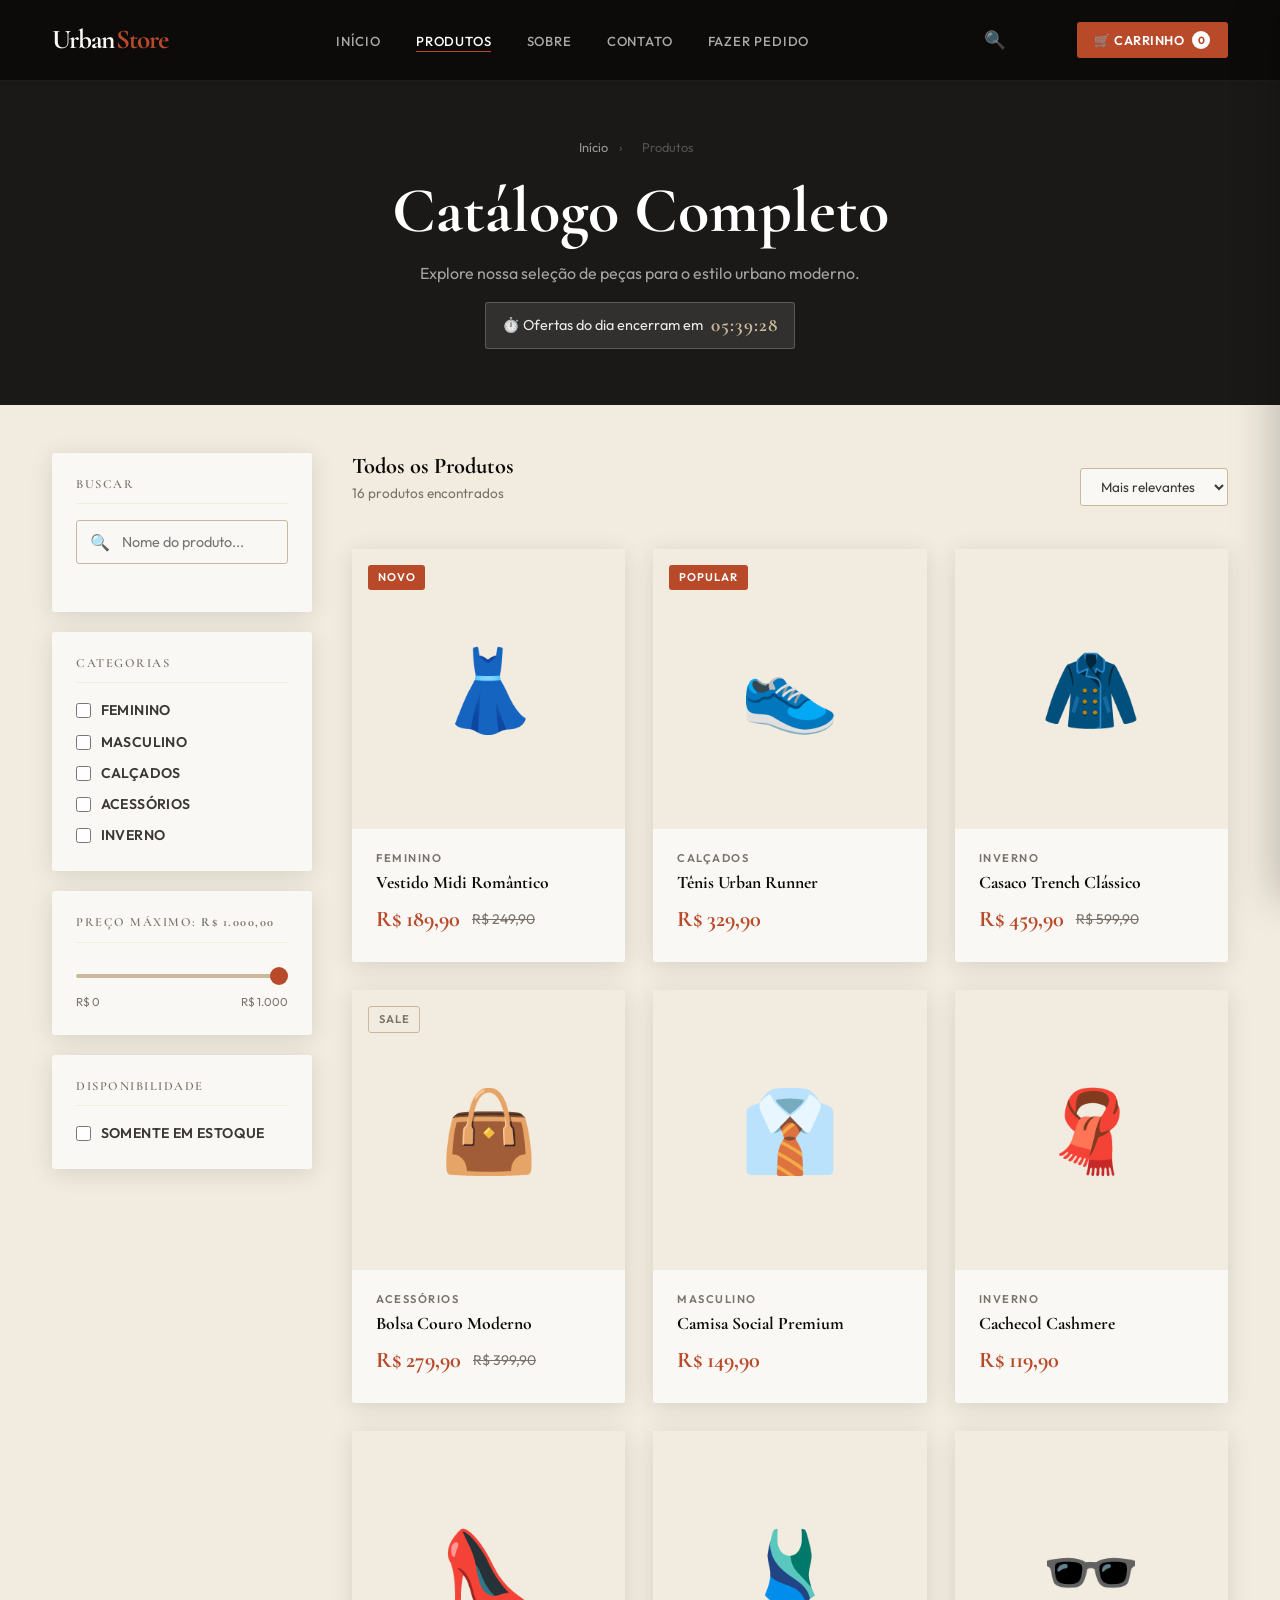
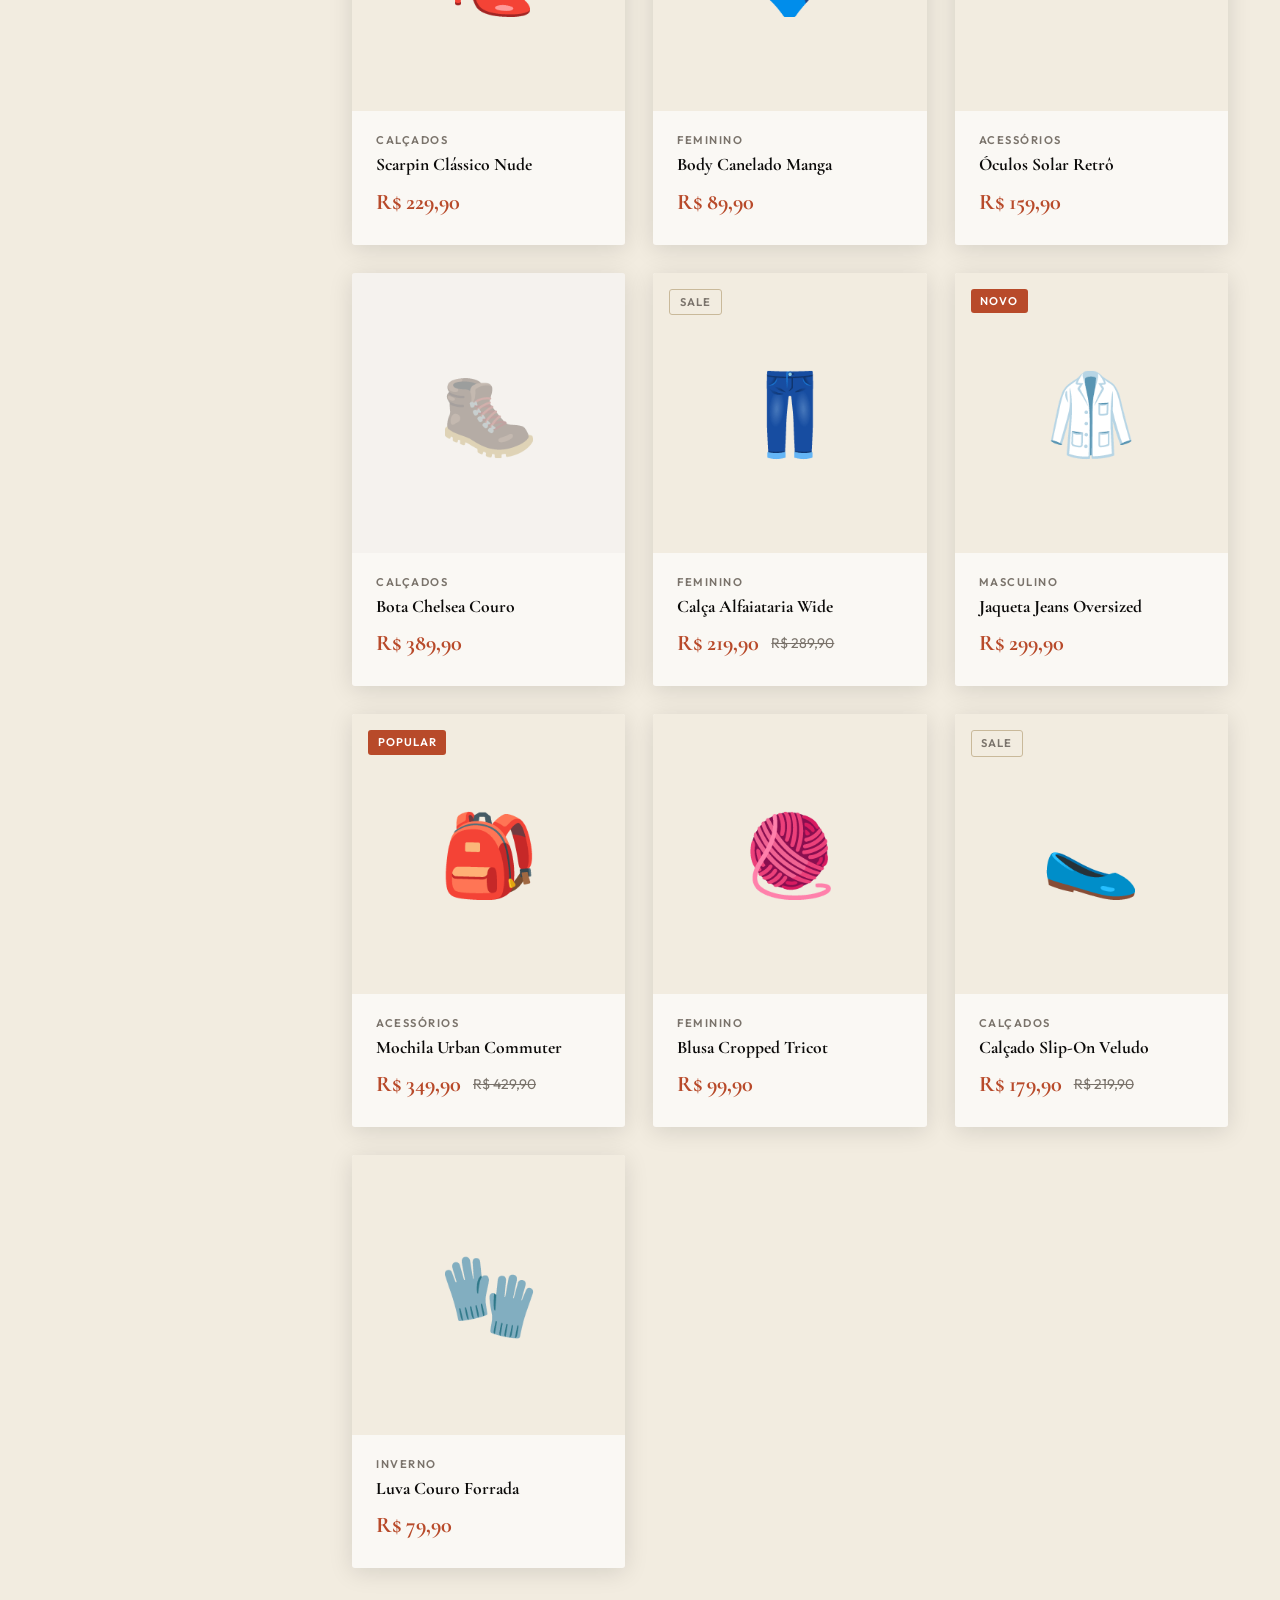
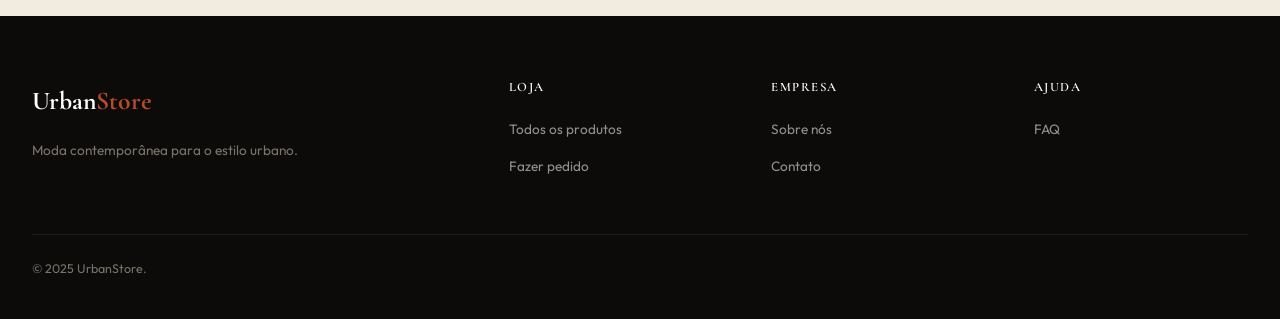
<file: pages/produtos.html>
<!DOCTYPE html>
<html lang="pt-BR">
<head>
  <meta charset="UTF-8" />
  <meta name="viewport" content="width=device-width, initial-scale=1.0" />
  <title>Produtos — UrbanStore</title>
  <link rel="stylesheet" href="../css/estilos.css" />
</head>
<body>
  <a href="#conteudo-principal" class="skip-link">Pular para o conteúdo</a>

  <div id="overlay" class="overlay" aria-hidden="true"></div>
  <aside id="drawer-carrinho" class="drawer" aria-label="Carrinho" aria-hidden="true" role="dialog">
    <div class="drawer-header">
      <h3>🛒 Meu Carrinho</h3>
      <button id="fechar-carrinho" class="drawer-fechar" aria-label="Fechar">✕</button>
    </div>
    <div class="drawer-corpo">
      <div id="carrinho-vazio" class="drawer-vazio">
        <span>🛍️</span>
        <p>Carrinho vazio. Explore nosso catálogo!</p>
      </div>
      <ul id="carrinho-lista"></ul>
    </div>
    <div id="carrinho-rodape" class="drawer-rodape" style="display:none;">
      <div class="drawer-total">
        <span>Total</span>
        <span class="drawer-total-valor" id="carrinho-total">R$ 0,00</span>
      </div>
      <div class="drawer-acoes">
        <a href="pedido.html" class="btn btn-primario">Finalizar pedido</a>
      </div>
      <button class="btn-limpar" id="btn-limpar-carrinho">Limpar carrinho</button>
    </div>
  </aside>

  <header>
    <div class="header-inner">
      <a href="../index.html" class="logo">Urban<em>Store</em></a>
      <nav aria-label="Principal">
        <ul>
          <li><a href="../index.html">Início</a></li>
          <li><a href="produtos.html" aria-current="page">Produtos</a></li>
          <li><a href="sobre.html">Sobre</a></li>
          <li><a href="contato.html">Contato</a></li>
          <li><a href="pedido.html">Fazer Pedido</a></li>
        </ul>
      </nav>
      <div class="header-acoes">
        <button id="btn-busca-header" class="icone-btn" aria-label="Pesquisar" aria-expanded="false">🔍</button>
        <input type="search" id="campo-busca-header" class="campo-busca-header" placeholder="Buscar produto..." />
        <button id="btn-menu-mobile" aria-label="Abrir menu" aria-expanded="false">☰</button>
        <button class="btn-carrinho abrir-carrinho">
          🛒 Carrinho <span class="carrinho-num">0</span>
        </button>
      </div>
    </div>
  </header>

  <section class="page-hero">
    <nav class="breadcrumb" aria-label="Localização">
      <a href="../index.html">Início</a> <span>›</span>
      <span aria-current="page">Produtos</span>
    </nav>
    <h1>Catálogo Completo</h1>
    <p>Explore nossa seleção de peças para o estilo urbano moderno.</p>
    <div class="timer-wrapper">
      ⏱️ Ofertas do dia encerram em <span id="timer-promo">00:00:00</span>
    </div>
  </section>

  <main id="conteudo-principal">
    <div class="catalogo-layout">

      <aside class="sidebar" aria-label="Filtros">
        <div class="filtro-grupo">
          <h4>Buscar</h4>
          <div class="busca-container">
            <span class="busca-icone">🔍</span>
            <input type="search" id="busca-produto" placeholder="Nome do produto..." aria-label="Filtrar por nome" />
          </div>
        </div>

        <div class="filtro-grupo">
          <h4>Categorias</h4>
          <ul class="filtro-lista">
            <li><label><input type="checkbox" class="filtro-cat" value="feminino"   /> Feminino</label></li>
            <li><label><input type="checkbox" class="filtro-cat" value="masculino"  /> Masculino</label></li>
            <li><label><input type="checkbox" class="filtro-cat" value="calcados"   /> Calçados</label></li>
            <li><label><input type="checkbox" class="filtro-cat" value="acessorios" /> Acessórios</label></li>
            <li><label><input type="checkbox" class="filtro-cat" value="inverno"    /> Inverno</label></li>
          </ul>
        </div>

        <div class="filtro-grupo">
          <h4>Preço máximo: <strong id="filtro-preco-label">R$ 1.000,00</strong></h4>
          <div class="range-wrapper">
            <input type="range" id="filtro-preco-max" min="0" max="1000" value="1000" step="10" aria-label="Preço máximo" />
            <div class="range-labels"><span>R$ 0</span><span>R$ 1.000</span></div>
          </div>
        </div>

        <div class="filtro-grupo">
          <h4>Disponibilidade</h4>
          <ul class="filtro-lista">
            <li><label><input type="checkbox" id="filtro-estoque" /> Somente em estoque</label></li>
          </ul>
        </div>
      </aside>

      <section aria-labelledby="catalogo-titulo">
        <div class="catalogo-topo">
          <div>
            <h2 id="catalogo-titulo" style="font-size:1.4rem;margin-bottom:.25rem;">Todos os Produtos</h2>
            <p class="catalogo-qtd" id="catalogo-qtd">Carregando...</p>
          </div>
          <div class="catalogo-ordenar">
            <select id="ordenar" aria-label="Ordenar por">
              <option value="relevancia">Mais relevantes</option>
              <option value="menor-preco">Menor preço</option>
              <option value="maior-preco">Maior preço</option>
              <option value="novidades">Novidades</option>
              <option value="mais-vendidos">Mais vendidos</option>
            </select>
          </div>
        </div>

        <ul class="produtos-grid" id="grid-produtos" aria-label="Produtos">
          <li style="grid-column:1/-1;text-align:center;padding:3rem;color:var(--texto-leve);">Carregando...</li>
        </ul>
      </section>
    </div>
  </main>

  <footer>
    <div class="footer-inner">
      <div class="footer-col"><div class="footer-logo">Urban<em>Store</em></div><p>Moda contemporânea para o estilo urbano.</p></div>
      <div class="footer-col"><h4>Loja</h4><ul><li><a href="produtos.html">Todos os produtos</a></li><li><a href="pedido.html">Fazer pedido</a></li></ul></div>
      <div class="footer-col"><h4>Empresa</h4><ul><li><a href="sobre.html">Sobre nós</a></li><li><a href="contato.html">Contato</a></li></ul></div>
      <div class="footer-col"><h4>Ajuda</h4><ul><li><a href="#">FAQ</a></li></ul></div>
    </div>
    <div class="footer-bottom"><p>© 2025 UrbanStore.</p></div>
  </footer>

  <button id="btn-topo" aria-label="Voltar ao topo" aria-hidden="true">↑</button>

  <script src="../js/carrinho.js"></script>
  <script src="../js/produtos.js"></script>
  <script src="../js/ui.js"></script>
  <script>
    document.addEventListener('DOMContentLoaded', () => {
      inicializarCarrinho();
      UrbanCatalogo.renderizarCatalogo();
      UrbanCatalogo.inicializarFiltros();
      inicializarUI();
      lerParametrosURL();
    });
  </script>
</body>
</html>
</file>
<file: css/estilos.css>
/* ============================================================
   UrbanStore — Folha de Estilos Principal
   Tema: Moda & Lifestyle | Estética: Editorial Noir
   ============================================================ */

@import url('https://fonts.googleapis.com/css2?family=Cormorant+Garamond:ital,wght@0,400;0,600;0,700;1,400&family=Outfit:wght@300;400;500;600&display=swap');

/* ── RESET & VARIÁVEIS ── */
*, *::before, *::after {
  box-sizing: border-box;
  margin: 0;
  padding: 0;
}

:root {
  --preto:    #0c0b0a;
  --carvao:   #1a1917;
  --grafite:  #2e2c2a;
  --areia:    #c9b99a;
  --creme:    #f2ece0;
  --branco:   #faf8f4;
  --terracota:#b84a2a;
  --terracota-hover: #d45c34;
  --texto:    #3a3734;
  --texto-leve:#7a736b;

  --ff-titulo: 'Cormorant Garamond', Georgia, serif;
  --ff-corpo:  'Outfit', sans-serif;

  --raio:     3px;
  --sombra:   0 4px 24px rgba(0,0,0,.12);
  --sombra-forte: 0 8px 40px rgba(0,0,0,.22);
  --transicao: .28s cubic-bezier(.4,0,.2,1);

  --largura:  1240px;
  --padding-sec: 5rem 2rem;
}

html { scroll-behavior: smooth; font-size: 16px; }

body {
  font-family: var(--ff-corpo);
  background: var(--creme);
  color: var(--texto);
  line-height: 1.65;
  -webkit-font-smoothing: antialiased;
}

/* ── TIPOGRAFIA GLOBAL ── */
h1, h2, h3, h4 {
  font-family: var(--ff-titulo);
  font-weight: 700;
  line-height: 1.15;
  color: var(--preto);
}

h1 { font-size: clamp(2.4rem, 5vw, 4rem); }
h2 { font-size: clamp(1.8rem, 3.5vw, 2.8rem); }
h3 { font-size: clamp(1.2rem, 2vw, 1.6rem); }
h4 { font-size: 1.1rem; }

p { color: var(--texto-leve); margin-bottom: 1rem; }
a { color: inherit; text-decoration: none; }

img { max-width: 100%; height: auto; display: block; }

/* ── ACESSIBILIDADE ── */
.skip-link {
  position: absolute;
  top: -50px;
  left: 1rem;
  background: var(--terracota);
  color: #fff;
  padding: .6rem 1.2rem;
  border-radius: var(--raio);
  font-size: .85rem;
  font-weight: 500;
  z-index: 999;
  transition: top var(--transicao);
}
.skip-link:focus { top: 1rem; }

/* ── UTILITÁRIOS ── */
.container {
  max-width: var(--largura);
  margin: 0 auto;
  padding: 0 2rem;
}

.badge {
  display: inline-block;
  background: var(--terracota);
  color: #fff;
  font-size: .7rem;
  font-weight: 600;
  letter-spacing: 1px;
  text-transform: uppercase;
  padding: .2rem .6rem;
  border-radius: var(--raio);
}

.badge-outline {
  background: transparent;
  border: 1px solid var(--areia);
  color: var(--texto-leve);
}

/* ── BOTÕES ── */
.btn {
  display: inline-flex;
  align-items: center;
  gap: .5rem;
  font-family: var(--ff-corpo);
  font-size: .875rem;
  font-weight: 600;
  letter-spacing: .5px;
  text-transform: uppercase;
  padding: .8rem 2rem;
  border-radius: var(--raio);
  cursor: pointer;
  border: 2px solid transparent;
  transition: all var(--transicao);
  text-decoration: none;
}

.btn-primario {
  background: var(--terracota);
  color: #fff;
  border-color: var(--terracota);
}
.btn-primario:hover {
  background: var(--terracota-hover);
  border-color: var(--terracota-hover);
  transform: translateY(-2px);
  box-shadow: 0 6px 20px rgba(184,74,42,.35);
}

.btn-secundario {
  background: transparent;
  color: var(--preto);
  border-color: var(--preto);
}
.btn-secundario:hover {
  background: var(--preto);
  color: var(--branco);
  transform: translateY(-2px);
}

.btn-outline-branco {
  background: transparent;
  color: #fff;
  border-color: rgba(255,255,255,.5);
}
.btn-outline-branco:hover {
  background: rgba(255,255,255,.12);
  border-color: #fff;
}

/* ======================================================
   HEADER & NAVEGAÇÃO
   ====================================================== */
header {
  position: sticky;
  top: 0;
  z-index: 200;
  background: var(--preto);
  border-bottom: 1px solid rgba(255,255,255,.07);
}

.header-inner {
  display: flex;
  align-items: center;
  justify-content: space-between;
  padding: 1.1rem 2rem;
  max-width: var(--largura);
  margin: 0 auto;
}

/* Logo */
.logo {
  font-family: var(--ff-titulo);
  font-size: 1.7rem;
  font-weight: 700;
  color: var(--branco);
  letter-spacing: -1px;
  display: flex;
  align-items: baseline;
  gap: .1rem;
}
.logo em {
  color: var(--terracota);
  font-style: normal;
}

/* Nav principal */
nav[aria-label="Principal"] ul {
  list-style: none;
  display: flex;
  gap: 2.2rem;
}

nav[aria-label="Principal"] a {
  color: rgba(255,255,255,.65);
  font-size: .82rem;
  font-weight: 500;
  letter-spacing: .8px;
  text-transform: uppercase;
  position: relative;
  padding-bottom: 3px;
  transition: color var(--transicao);
}
nav[aria-label="Principal"] a::after {
  content: '';
  position: absolute;
  bottom: 0; left: 0;
  width: 0; height: 1px;
  background: var(--terracota);
  transition: width var(--transicao);
}
nav[aria-label="Principal"] a:hover,
nav[aria-label="Principal"] a[aria-current="page"] {
  color: #fff;
}
nav[aria-label="Principal"] a:hover::after,
nav[aria-label="Principal"] a[aria-current="page"]::after {
  width: 100%;
}

/* Ações header */
.header-acoes {
  display: flex;
  align-items: center;
  gap: 1.1rem;
}

.icone-btn {
  background: none;
  border: none;
  cursor: pointer;
  color: rgba(255,255,255,.65);
  font-size: 1.1rem;
  padding: .4rem;
  border-radius: var(--raio);
  transition: color var(--transicao), background var(--transicao);
  text-decoration: none;
  display: inline-flex;
  align-items: center;
  justify-content: center;
}
.icone-btn:hover { color: #fff; background: rgba(255,255,255,.08); }

.btn-carrinho {
  background: var(--terracota);
  color: #fff;
  border: none;
  padding: .55rem 1.1rem;
  border-radius: var(--raio);
  font-family: var(--ff-corpo);
  font-size: .8rem;
  font-weight: 600;
  letter-spacing: .5px;
  text-transform: uppercase;
  cursor: pointer;
  display: flex;
  align-items: center;
  gap: .5rem;
  text-decoration: none;
  transition: background var(--transicao), transform var(--transicao);
}
.btn-carrinho:hover {
  background: var(--terracota-hover);
  transform: translateY(-1px);
}
.carrinho-num {
  background: #fff;
  color: var(--terracota);
  border-radius: 50%;
  width: 18px; height: 18px;
  font-size: .65rem;
  font-weight: 700;
  display: inline-flex;
  align-items: center;
  justify-content: center;
}

/* ======================================================
   HERO (homepage)
   ====================================================== */
.hero {
  background: var(--carvao);
  color: #fff;
  padding: 6rem 2rem 5rem;
  position: relative;
  overflow: hidden;
}
.hero::before {
  content: '';
  position: absolute;
  inset: 0;
  background: radial-gradient(ellipse at 65% 40%, rgba(184,74,42,.22) 0%, transparent 60%);
  pointer-events: none;
}
.hero-inner {
  max-width: var(--largura);
  margin: 0 auto;
  display: grid;
  grid-template-columns: 1fr 1fr;
  align-items: center;
  gap: 4rem;
}
.hero-kicker {
  font-size: .75rem;
  font-weight: 600;
  letter-spacing: 3px;
  text-transform: uppercase;
  color: var(--terracota);
  margin-bottom: 1.25rem;
}
.hero h1 {
  color: #fff;
  margin-bottom: 1.5rem;
}
.hero h1 em {
  color: var(--areia);
  font-style: italic;
}
.hero p {
  color: rgba(255,255,255,.65);
  font-size: 1.05rem;
  margin-bottom: 2.5rem;
  max-width: 440px;
}
.hero-acoes {
  display: flex;
  gap: 1rem;
  flex-wrap: wrap;
}
.hero-visual {
  display: flex;
  flex-direction: column;
  gap: 1.5rem;
}
.hero-cards {
  display: grid;
  grid-template-columns: 1fr 1fr;
  gap: 1rem;
}
.hero-card {
  background: rgba(255,255,255,.05);
  border: 1px solid rgba(255,255,255,.09);
  border-radius: var(--raio);
  padding: 1.5rem;
  transition: background var(--transicao), border-color var(--transicao);
}
.hero-card:hover {
  background: rgba(255,255,255,.09);
  border-color: rgba(255,255,255,.18);
}
.hero-card-icone {
  font-size: 2rem;
  margin-bottom: .75rem;
}
.hero-card h4 { color: #fff; font-size: 1rem; margin-bottom: .25rem; }
.hero-card p  { color: rgba(255,255,255,.5); font-size: .8rem; margin: 0; }

/* ── BARRA BENEFÍCIOS ── */
.beneficios {
  background: var(--grafite);
  padding: 1.5rem 2rem;
  border-top: 1px solid rgba(255,255,255,.05);
  border-bottom: 1px solid rgba(255,255,255,.05);
}
.beneficios-lista {
  max-width: var(--largura);
  margin: 0 auto;
  list-style: none;
  display: flex;
  justify-content: center;
  gap: 3rem;
  flex-wrap: wrap;
}
.beneficios-lista li {
  display: flex;
  align-items: center;
  gap: .65rem;
  color: rgba(255,255,255,.7);
  font-size: .82rem;
  font-weight: 500;
  letter-spacing: .3px;
}
.beneficios-lista li span:first-child { font-size: 1.2rem; }

/* ── SEÇÃO GENÉRICA ── */
.secao { padding: var(--padding-sec); }
.secao-topo {
  display: flex;
  align-items: flex-end;
  justify-content: space-between;
  margin-bottom: 3rem;
  gap: 1rem;
}
.secao-label {
  font-size: .7rem;
  font-weight: 600;
  letter-spacing: 3px;
  text-transform: uppercase;
  color: var(--terracota);
  margin-bottom: .5rem;
}
.secao-topo h2 { margin: 0; }
.secao-bg-escuro {
  background: var(--carvao);
}
.secao-bg-escuro h2,
.secao-bg-escuro h3,
.secao-bg-escuro .secao-label { color: var(--branco); }
.secao-bg-escuro p { color: rgba(255,255,255,.55); }

/* ── GRID DE PRODUTOS ── */
.produtos-grid {
  display: grid;
  grid-template-columns: repeat(auto-fill, minmax(260px, 1fr));
  gap: 1.75rem;
}

.produto-card {
  background: var(--branco);
  border-radius: var(--raio);
  overflow: hidden;
  box-shadow: var(--sombra);
  transition: transform var(--transicao), box-shadow var(--transicao);
  position: relative;
}
.produto-card:hover {
  transform: translateY(-4px);
  box-shadow: var(--sombra-forte);
}
.produto-card:hover .produto-acoes { opacity: 1; transform: translateY(0); }

.produto-imagem {
  background: var(--creme);
  height: 280px;
  display: flex;
  align-items: center;
  justify-content: center;
  font-size: 5rem;
  position: relative;
  overflow: hidden;
}
.produto-badge {
  position: absolute;
  top: 1rem; left: 1rem;
}

.produto-acoes {
  position: absolute;
  bottom: 280px;
  left: 0; right: 0;
  padding: 1rem;
  display: flex;
  justify-content: center;
  gap: .75rem;
  opacity: 0;
  transform: translateY(8px);
  transition: opacity var(--transicao), transform var(--transicao);
}
.produto-acoes button {
  background: var(--preto);
  color: #fff;
  border: none;
  padding: .6rem 1rem;
  border-radius: var(--raio);
  font-family: var(--ff-corpo);
  font-size: .78rem;
  font-weight: 600;
  letter-spacing: .4px;
  text-transform: uppercase;
  cursor: pointer;
  transition: background var(--transicao);
}
.produto-acoes button:hover { background: var(--terracota); }

.produto-info {
  padding: 1.25rem 1.5rem 1.5rem;
}
.produto-categoria {
  font-size: .7rem;
  font-weight: 600;
  letter-spacing: 1.5px;
  text-transform: uppercase;
  color: var(--texto-leve);
  margin-bottom: .35rem;
}
.produto-info h3 {
  font-size: 1.1rem;
  margin-bottom: .5rem;
}
.produto-preco-wrapper {
  display: flex;
  align-items: center;
  gap: .75rem;
}
.produto-preco {
  font-family: var(--ff-titulo);
  font-size: 1.4rem;
  font-weight: 700;
  color: var(--terracota);
}
.produto-preco-antigo {
  font-size: .875rem;
  color: var(--texto-leve);
  text-decoration: line-through;
}

/* ── TABELA CATÁLOGO ── */
.tabela-wrapper {
  overflow-x: auto;
  border-radius: var(--raio);
  box-shadow: var(--sombra);
}

table {
  width: 100%;
  border-collapse: collapse;
  background: var(--branco);
  font-size: .9rem;
}

thead {
  background: var(--preto);
  color: #fff;
}

thead th {
  padding: 1rem 1.25rem;
  text-align: left;
  font-weight: 600;
  font-size: .78rem;
  letter-spacing: 1px;
  text-transform: uppercase;
  white-space: nowrap;
}

tbody tr {
  border-bottom: 1px solid rgba(0,0,0,.06);
  transition: background var(--transicao);
}
tbody tr:last-child { border-bottom: none; }
tbody tr:hover { background: rgba(201,185,154,.15); }

tbody td {
  padding: .95rem 1.25rem;
  vertical-align: middle;
  color: var(--texto);
}

.td-produto {
  font-weight: 600;
  display: flex;
  align-items: center;
  gap: .75rem;
}
.td-produto-icone { font-size: 1.5rem; }

.td-preco {
  font-family: var(--ff-titulo);
  font-size: 1.1rem;
  font-weight: 700;
  color: var(--terracota);
}

.td-cat {
  display: inline-flex;
  align-items: center;
  gap: .4rem;
  background: var(--creme);
  color: var(--texto-leve);
  padding: .25rem .65rem;
  border-radius: 20px;
  font-size: .75rem;
  font-weight: 500;
}

.td-status {
  display: inline-flex;
  align-items: center;
  gap: .35rem;
  font-size: .78rem;
  font-weight: 600;
}
.dot { width: 7px; height: 7px; border-radius: 50%; display: inline-block; }
.dot-verde { background: #22c55e; }
.dot-amarelo { background: #f59e0b; }
.dot-vermelho { background: #ef4444; }

/* ── CATEGORIAS ── */
.categorias-lista {
  list-style: none;
  display: grid;
  grid-template-columns: repeat(auto-fill, minmax(180px, 1fr));
  gap: 1.25rem;
}
.categorias-lista li a {
  display: flex;
  flex-direction: column;
  align-items: center;
  gap: .75rem;
  padding: 2rem 1rem;
  background: var(--branco);
  border: 2px solid transparent;
  border-radius: var(--raio);
  text-align: center;
  transition: border-color var(--transicao), transform var(--transicao), box-shadow var(--transicao);
  box-shadow: var(--sombra);
}
.categorias-lista li a:hover {
  border-color: var(--terracota);
  transform: translateY(-3px);
  box-shadow: var(--sombra-forte);
}
.cat-icone { font-size: 2.5rem; }
.cat-nome {
  font-weight: 600;
  font-size: .85rem;
  letter-spacing: .4px;
  text-transform: uppercase;
  color: var(--preto);
}
.cat-qtd { font-size: .75rem; color: var(--texto-leve); }

/* ── DESTAQUES / BANNER ── */
.banner-duplo {
  display: grid;
  grid-template-columns: 1fr 1fr;
  gap: 1.5rem;
}
.banner-item {
  border-radius: var(--raio);
  overflow: hidden;
  position: relative;
  min-height: 320px;
  display: flex;
  align-items: flex-end;
  padding: 2.5rem;
  background: var(--grafite);
  color: #fff;
}
.banner-item::before {
  content: '';
  position: absolute;
  inset: 0;
  background: linear-gradient(to top, rgba(0,0,0,.75) 30%, transparent 100%);
}
.banner-item:nth-child(1) { background: linear-gradient(135deg, #1a1917 0%, #3a2218 100%); }
.banner-item:nth-child(2) { background: linear-gradient(135deg, #1a1917 0%, #1d2835 100%); }
.banner-emoji {
  position: absolute;
  top: 50%; left: 50%;
  transform: translate(-50%, -60%);
  font-size: 5rem;
  opacity: .25;
}
.banner-texto {
  position: relative;
  z-index: 1;
}
.banner-texto .badge { margin-bottom: .75rem; }
.banner-texto h3 { color: #fff; margin-bottom: .5rem; font-size: 1.4rem; }
.banner-texto p  { color: rgba(255,255,255,.65); font-size: .85rem; margin-bottom: 1.25rem; }

/* ── SEÇÃO SOBRE (index) ── */
.sobre-home {
  display: grid;
  grid-template-columns: 1fr 1fr;
  gap: 4rem;
  align-items: center;
}
.sobre-visual {
  background: var(--grafite);
  border-radius: var(--raio);
  height: 420px;
  display: flex;
  align-items: center;
  justify-content: center;
  font-size: 8rem;
  position: relative;
  overflow: hidden;
}
.sobre-visual::after {
  content: '';
  position: absolute;
  inset: 0;
  background: linear-gradient(135deg, rgba(184,74,42,.18) 0%, transparent 60%);
}
.sobre-texto p { margin-bottom: 1.25rem; }
.sobre-stats {
  display: grid;
  grid-template-columns: 1fr 1fr;
  gap: 1rem;
  margin-top: 2rem;
}
.stat {
  background: var(--branco);
  border-radius: var(--raio);
  padding: 1.25rem;
  box-shadow: var(--sombra);
}
.stat-num {
  font-family: var(--ff-titulo);
  font-size: 2.2rem;
  font-weight: 700;
  color: var(--terracota);
  line-height: 1;
  margin-bottom: .25rem;
}
.stat-desc {
  font-size: .78rem;
  color: var(--texto-leve);
  font-weight: 500;
  text-transform: uppercase;
  letter-spacing: .5px;
}

/* ======================================================
   FOOTER
   ====================================================== */
footer {
  background: var(--preto);
  color: rgba(255,255,255,.6);
  padding: 4rem 2rem 0;
}
.footer-inner {
  max-width: var(--largura);
  margin: 0 auto;
  display: grid;
  grid-template-columns: 2fr 1fr 1fr 1fr;
  gap: 3rem;
  padding-bottom: 3rem;
  border-bottom: 1px solid rgba(255,255,255,.08);
}
.footer-col h4 {
  color: #fff;
  font-size: .8rem;
  font-weight: 600;
  letter-spacing: 1.5px;
  text-transform: uppercase;
  margin-bottom: 1.25rem;
}
.footer-logo {
  font-family: var(--ff-titulo);
  font-size: 1.6rem;
  font-weight: 700;
  color: #fff;
  margin-bottom: 1rem;
}
.footer-logo em { color: var(--terracota); font-style: normal; }
.footer-col p { font-size: .85rem; line-height: 1.7; margin-bottom: 1.5rem; }
.footer-col ul {
  list-style: none;
  display: flex;
  flex-direction: column;
  gap: .65rem;
}
.footer-col ul li a {
  color: rgba(255,255,255,.55);
  font-size: .85rem;
  transition: color var(--transicao);
}
.footer-col ul li a:hover { color: #fff; }
.footer-social {
  display: flex;
  gap: .75rem;
}
.social-link {
  background: rgba(255,255,255,.08);
  color: rgba(255,255,255,.65);
  width: 36px; height: 36px;
  border-radius: var(--raio);
  display: inline-flex;
  align-items: center;
  justify-content: center;
  font-size: .85rem;
  transition: background var(--transicao), color var(--transicao);
  text-decoration: none;
}
.social-link:hover { background: var(--terracota); color: #fff; }

.footer-bottom {
  max-width: var(--largura);
  margin: 0 auto;
  padding: 1.5rem 0;
  display: flex;
  justify-content: space-between;
  align-items: center;
  font-size: .78rem;
  flex-wrap: wrap;
  gap: .5rem;
}
.footer-bottom a { color: rgba(255,255,255,.4); transition: color var(--transicao); }
.footer-bottom a:hover { color: rgba(255,255,255,.8); }

/* ======================================================
   PÁGINA: PRODUTOS / CATÁLOGO
   ====================================================== */
.page-hero {
  background: var(--carvao);
  color: #fff;
  padding: 3.5rem 2rem;
  text-align: center;
}
.page-hero .breadcrumb {
  margin-bottom: 1rem;
  font-size: .8rem;
  color: rgba(255,255,255,.45);
}
.page-hero .breadcrumb a { color: rgba(255,255,255,.55); }
.page-hero .breadcrumb span { color: rgba(255,255,255,.25); margin: 0 .5rem; }
.page-hero h1 { color: #fff; margin-bottom: .75rem; }
.page-hero p  { color: rgba(255,255,255,.6); max-width: 500px; margin: 0 auto; }

.catalogo-layout {
  max-width: var(--largura);
  margin: 0 auto;
  padding: 3rem 2rem;
  display: grid;
  grid-template-columns: 260px 1fr;
  gap: 2.5rem;
  align-items: start;
}

/* Sidebar filtros */
.sidebar {
  position: sticky;
  top: 80px;
}
.filtro-grupo {
  background: var(--branco);
  border-radius: var(--raio);
  padding: 1.5rem;
  margin-bottom: 1.25rem;
  box-shadow: var(--sombra);
}
.filtro-grupo h4 {
  font-size: .78rem;
  font-weight: 600;
  letter-spacing: 1.5px;
  text-transform: uppercase;
  color: var(--texto-leve);
  margin-bottom: 1rem;
  padding-bottom: .75rem;
  border-bottom: 1px solid var(--creme);
}
.filtro-lista {
  list-style: none;
  display: flex;
  flex-direction: column;
  gap: .5rem;
}
.filtro-lista li label {
  display: flex;
  align-items: center;
  gap: .6rem;
  font-size: .88rem;
  cursor: pointer;
  color: var(--texto);
  transition: color var(--transicao);
}
.filtro-lista li label:hover { color: var(--terracota); }
.filtro-lista input[type="checkbox"] {
  accent-color: var(--terracota);
  width: 15px; height: 15px;
}
.filtro-preco {
  display: flex;
  gap: .5rem;
  align-items: center;
  margin-top: .5rem;
}
.filtro-preco input {
  width: 100%;
  padding: .45rem .75rem;
  border: 1px solid var(--areia);
  border-radius: var(--raio);
  font-family: var(--ff-corpo);
  font-size: .85rem;
  background: var(--creme);
  color: var(--texto);
}
.filtro-preco span { color: var(--texto-leve); font-size: .85rem; }

.catalogo-topo {
  display: flex;
  align-items: center;
  justify-content: space-between;
  margin-bottom: 1.75rem;
  gap: 1rem;
  flex-wrap: wrap;
}
.catalogo-qtd { font-size: .85rem; color: var(--texto-leve); }
.catalogo-ordenar select {
  padding: .5rem 1rem;
  border: 1px solid var(--areia);
  border-radius: var(--raio);
  font-family: var(--ff-corpo);
  font-size: .85rem;
  background: var(--branco);
  color: var(--texto);
  cursor: pointer;
}

/* ======================================================
   PÁGINA: SOBRE
   ====================================================== */
.sobre-missao {
  display: grid;
  grid-template-columns: 1fr 1fr;
  gap: 4rem;
  align-items: center;
}
.missao-visual {
  background: var(--carvao);
  border-radius: var(--raio);
  height: 460px;
  display: flex;
  align-items: center;
  justify-content: center;
  font-size: 7rem;
  color: rgba(255,255,255,.15);
  position: relative;
  overflow: hidden;
}
.missao-visual::before {
  content: '';
  position: absolute;
  width: 300px; height: 300px;
  background: radial-gradient(circle, rgba(184,74,42,.35) 0%, transparent 70%);
  top: 50%; left: 50%;
  transform: translate(-50%, -50%);
}

.valores-lista {
  list-style: none;
  display: grid;
  grid-template-columns: 1fr 1fr;
  gap: 1.25rem;
  margin-top: 2.5rem;
}
.valor-item {
  background: var(--branco);
  padding: 1.5rem;
  border-radius: var(--raio);
  border-left: 3px solid var(--terracota);
  box-shadow: var(--sombra);
}
.valor-icone { font-size: 1.6rem; margin-bottom: .75rem; }
.valor-item h4 { margin-bottom: .4rem; }
.valor-item p  { font-size: .82rem; margin: 0; }

.equipe-grid {
  display: grid;
  grid-template-columns: repeat(auto-fill, minmax(220px, 1fr));
  gap: 1.5rem;
}
.membro {
  background: var(--branco);
  border-radius: var(--raio);
  overflow: hidden;
  box-shadow: var(--sombra);
  transition: transform var(--transicao);
}
.membro:hover { transform: translateY(-4px); }
.membro-avatar {
  background: var(--carvao);
  height: 200px;
  display: flex;
  align-items: center;
  justify-content: center;
  font-size: 4rem;
  color: rgba(255,255,255,.2);
}
.membro-info { padding: 1.25rem 1.5rem; }
.membro-nome { font-size: 1rem; margin-bottom: .2rem; }
.membro-cargo { font-size: .78rem; color: var(--terracota); font-weight: 600; text-transform: uppercase; letter-spacing: .5px; }

/* ======================================================
   PÁGINA: CONTATO / PEDIDO
   ====================================================== */
.contato-layout {
  max-width: var(--largura);
  margin: 0 auto;
  padding: 3rem 2rem 5rem;
  display: grid;
  grid-template-columns: 1fr 1.6fr;
  gap: 4rem;
  align-items: start;
}

.contato-info h3 { margin-bottom: 1rem; }
.contato-info p  { margin-bottom: 2rem; }

.info-lista {
  list-style: none;
  display: flex;
  flex-direction: column;
  gap: 1.25rem;
}
.info-item {
  display: flex;
  gap: 1rem;
  align-items: flex-start;
}
.info-icone {
  background: var(--creme);
  width: 44px; height: 44px;
  border-radius: var(--raio);
  display: flex;
  align-items: center;
  justify-content: center;
  font-size: 1.2rem;
  flex-shrink: 0;
}
.info-texto strong { display: block; font-size: .82rem; font-weight: 600; color: var(--preto); text-transform: uppercase; letter-spacing: .5px; margin-bottom: .15rem; }
.info-texto span { font-size: .88rem; color: var(--texto-leve); }

.horarios-tabela {
  width: 100%;
  border-collapse: collapse;
  margin-top: 2rem;
  font-size: .85rem;
}
.horarios-tabela td { padding: .55rem 0; border-bottom: 1px solid var(--creme); color: var(--texto); }
.horarios-tabela td:first-child { font-weight: 600; color: var(--preto); }
.horarios-tabela td:last-child  { text-align: right; color: var(--texto-leve); }
.horarios-tabela tr:last-child td { border-bottom: none; }

/* ── FORMULÁRIO ── */
.form-card {
  background: var(--branco);
  border-radius: var(--raio);
  padding: 2.5rem;
  box-shadow: var(--sombra-forte);
}
.form-card h3 { margin-bottom: .5rem; }
.form-card > p { font-size: .88rem; margin-bottom: 2rem; }

.form-grid {
  display: grid;
  grid-template-columns: 1fr 1fr;
  gap: 1.25rem;
}
.form-grid .campo-completo { grid-column: 1 / -1; }

.campo {
  display: flex;
  flex-direction: column;
  gap: .4rem;
}

label {
  font-size: .8rem;
  font-weight: 600;
  letter-spacing: .4px;
  text-transform: uppercase;
  color: var(--texto);
}
label .obrigatorio { color: var(--terracota); margin-left: 2px; }

input[type="text"],
input[type="email"],
input[type="tel"],
input[type="number"],
input[type="date"],
select,
textarea {
  width: 100%;
  padding: .75rem 1rem;
  border: 1.5px solid var(--areia);
  border-radius: var(--raio);
  font-family: var(--ff-corpo);
  font-size: .9rem;
  color: var(--texto);
  background: var(--creme);
  transition: border-color var(--transicao), box-shadow var(--transicao), background var(--transicao);
  outline: none;
}
input:focus,
select:focus,
textarea:focus {
  border-color: var(--terracota);
  background: var(--branco);
  box-shadow: 0 0 0 3px rgba(184,74,42,.12);
}
input:invalid:not(:placeholder-shown) {
  border-color: #ef4444;
  background: rgba(239,68,68,.04);
}
input:valid:not(:placeholder-shown) {
  border-color: #22c55e;
}

textarea { resize: vertical; min-height: 130px; }
select { cursor: pointer; }

.campo-hint {
  font-size: .72rem;
  color: var(--texto-leve);
  margin-top: .1rem;
}

.form-divisor {
  grid-column: 1 / -1;
  border: none;
  border-top: 1px solid var(--creme);
  margin: .75rem 0;
}

.form-acoes {
  grid-column: 1 / -1;
  display: flex;
  align-items: center;
  justify-content: space-between;
  flex-wrap: wrap;
  gap: 1rem;
  margin-top: .5rem;
}
.form-acoes .aviso {
  font-size: .78rem;
  color: var(--texto-leve);
  display: flex;
  align-items: center;
  gap: .4rem;
}

.checkbox-label {
  display: flex;
  align-items: flex-start;
  gap: .65rem;
  font-size: .85rem;
  color: var(--texto-leve);
  cursor: pointer;
  grid-column: 1 / -1;
  font-weight: 400;
  text-transform: none;
  letter-spacing: 0;
  line-height: 1.5;
}
.checkbox-label input { margin-top: .2rem; accent-color: var(--terracota); flex-shrink: 0; }
.checkbox-label a { color: var(--terracota); text-decoration: underline; }

/* ── MENSAGEM SUCESSO ── */
.msg-sucesso {
  display: none;
  background: #f0fdf4;
  border: 1.5px solid #22c55e;
  border-radius: var(--raio);
  padding: 1.25rem 1.5rem;
  color: #166534;
  font-size: .9rem;
  align-items: center;
  gap: .75rem;
  grid-column: 1 / -1;
}

/* ======================================================
   RESPONSIVO
   ====================================================== */
@media (max-width: 1024px) {
  .hero-inner      { grid-template-columns: 1fr; }
  .hero-visual     { display: none; }
  .sobre-home      { grid-template-columns: 1fr; }
  .sobre-visual    { height: 280px; }
  .footer-inner    { grid-template-columns: 1fr 1fr; }
  .catalogo-layout { grid-template-columns: 1fr; }
  .sidebar         { position: static; }
  .banner-duplo    { grid-template-columns: 1fr; }
  .sobre-missao    { grid-template-columns: 1fr; }
  .contato-layout  { grid-template-columns: 1fr; }
}

@media (max-width: 768px) {
  :root { --padding-sec: 3.5rem 1.25rem; }
  .header-inner { padding: .9rem 1.25rem; }
  nav[aria-label="Principal"] { display: none; }
  .hero { padding: 4rem 1.25rem 3.5rem; }
  .form-grid { grid-template-columns: 1fr; }
  .footer-inner { grid-template-columns: 1fr; gap: 2rem; }
  .secao-topo { flex-direction: column; align-items: flex-start; }
  .banner-item { min-height: 240px; }
  .valores-lista { grid-template-columns: 1fr; }
  .sobre-stats   { grid-template-columns: 1fr 1fr; }
}

@media (max-width: 480px) {
  .hero h1 { font-size: 2.2rem; }
  .beneficios-lista { gap: 1.5rem; }
  .hero-acoes { flex-direction: column; }
  .btn { width: 100%; justify-content: center; }
  .categorias-lista { grid-template-columns: 1fr 1fr; }
}

/* ======================================================
   ADIÇÕES JS — ETAPA 2
   ====================================================== */

/* ── TOAST ── */
#toast-container {
  position: fixed;
  bottom: 2rem;
  right: 2rem;
  z-index: 9999;
  display: flex;
  flex-direction: column;
  gap: .75rem;
  pointer-events: none;
}
.toast {
  background: var(--preto);
  color: #fff;
  padding: .85rem 1.4rem;
  border-radius: var(--raio);
  font-size: .88rem;
  box-shadow: var(--sombra-forte);
  max-width: 320px;
  opacity: 0;
  transform: translateX(20px);
  transition: opacity .3s, transform .3s;
  pointer-events: auto;
  border-left: 3px solid var(--terracota);
}
.toast-sucesso { border-left-color: #22c55e; }
.toast-erro    { border-left-color: #ef4444; }
.toast-visivel { opacity: 1; transform: translateX(0); }

/* ── DRAWER CARRINHO ── */
.overlay {
  position: fixed; inset: 0;
  background: rgba(0,0,0,.55);
  z-index: 300;
  opacity: 0; pointer-events: none;
  transition: opacity var(--transicao);
}
.overlay.visivel { opacity: 1; pointer-events: auto; }

.drawer {
  position: fixed;
  top: 0; right: 0; bottom: 0;
  width: min(420px, 100vw);
  background: var(--branco);
  z-index: 400;
  transform: translateX(100%);
  transition: transform .35s cubic-bezier(.4,0,.2,1);
  display: flex;
  flex-direction: column;
  box-shadow: -8px 0 40px rgba(0,0,0,.2);
}
.drawer.aberto { transform: translateX(0); }

.drawer-header {
  background: var(--preto);
  color: #fff;
  padding: 1.25rem 1.5rem;
  display: flex;
  align-items: center;
  justify-content: space-between;
  flex-shrink: 0;
}
.drawer-header h3 { color: #fff; font-size: 1.1rem; }
.drawer-fechar {
  background: none; border: none;
  color: rgba(255,255,255,.7);
  font-size: 1.3rem; cursor: pointer;
  padding: .25rem; border-radius: var(--raio);
  transition: color var(--transicao);
}
.drawer-fechar:hover { color: #fff; }

.drawer-corpo {
  flex: 1; overflow-y: auto;
  padding: 0;
}

.drawer-vazio {
  display: flex;
  flex-direction: column;
  align-items: center;
  justify-content: center;
  height: 100%;
  gap: 1rem;
  color: var(--texto-leve);
  padding: 3rem;
  text-align: center;
}
.drawer-vazio span { font-size: 3.5rem; }

#carrinho-lista { list-style: none; padding: 1rem 1.5rem; display: flex; flex-direction: column; gap: .75rem; }

.drawer-item {
  display: flex;
  align-items: center;
  gap: .85rem;
  padding: .85rem;
  background: var(--creme);
  border-radius: var(--raio);
  border: 1px solid transparent;
  transition: border-color var(--transicao);
}
.drawer-item:hover { border-color: var(--areia); }
.drawer-item-emoji {
  font-size: 1.8rem;
  background: var(--branco);
  width: 46px; height: 46px;
  border-radius: var(--raio);
  display: flex; align-items: center; justify-content: center;
  flex-shrink: 0;
}
.drawer-item-info { flex: 1; min-width: 0; }
.drawer-item-nome  { font-size: .85rem; font-weight: 600; color: var(--preto); display: block; white-space: nowrap; overflow: hidden; text-overflow: ellipsis; }
.drawer-item-preco { font-size: .82rem; color: var(--terracota); font-weight: 700; font-family: var(--ff-titulo); }
.drawer-item-qtd {
  display: flex; align-items: center; gap: .4rem;
  font-size: .85rem; font-weight: 600;
}
.qtd-btn {
  background: var(--branco); border: 1px solid var(--areia);
  width: 26px; height: 26px; border-radius: var(--raio);
  cursor: pointer; font-size: .9rem; font-weight: 700;
  display: flex; align-items: center; justify-content: center;
  transition: background var(--transicao), border-color var(--transicao);
}
.qtd-btn:hover { background: var(--terracota); color: #fff; border-color: var(--terracota); }
.drawer-remover {
  background: none; border: none;
  color: var(--texto-leve); cursor: pointer;
  font-size: .8rem; padding: .25rem;
  border-radius: var(--raio);
  transition: color var(--transicao), background var(--transicao);
}
.drawer-remover:hover { color: #ef4444; background: rgba(239,68,68,.1); }

.drawer-rodape {
  padding: 1.25rem 1.5rem;
  border-top: 1px solid var(--creme);
  background: var(--branco);
  flex-shrink: 0;
}
.drawer-total {
  display: flex;
  justify-content: space-between;
  align-items: center;
  margin-bottom: 1rem;
  font-weight: 600;
}
.drawer-total-valor {
  font-family: var(--ff-titulo);
  font-size: 1.4rem;
  color: var(--terracota);
}
.drawer-acoes { display: flex; gap: .75rem; }
.drawer-acoes .btn { flex: 1; justify-content: center; }
.btn-limpar {
  background: none; border: none;
  color: var(--texto-leve); font-size: .75rem;
  cursor: pointer; text-align: center;
  margin-top: .6rem; width: 100%;
  transition: color var(--transicao);
}
.btn-limpar:hover { color: #ef4444; }

/* ── BADGE PULSO ── */
@keyframes pulso {
  0%   { transform: scale(1); }
  40%  { transform: scale(1.45); }
  100% { transform: scale(1); }
}
.badge-pulso { animation: pulso .35s ease; }

/* ── BOTÃO VOLTAR AO TOPO ── */
#btn-topo {
  position: fixed;
  bottom: 2rem; left: 2rem;
  background: var(--preto);
  color: #fff;
  border: none;
  width: 44px; height: 44px;
  border-radius: var(--raio);
  cursor: pointer;
  font-size: 1.1rem;
  box-shadow: var(--sombra);
  z-index: 250;
  opacity: 0; pointer-events: none;
  transform: translateY(10px);
  transition: opacity .3s, transform .3s;
}
#btn-topo.visivel { opacity: 1; pointer-events: auto; transform: translateY(0); }
#btn-topo:hover   { background: var(--terracota); }

/* ── MENU MOBILE ── */
#btn-menu-mobile {
  display: none;
  background: none; border: none;
  color: rgba(255,255,255,.7);
  font-size: 1.4rem; cursor: pointer;
  padding: .4rem; border-radius: var(--raio);
}
@media (max-width: 768px) {
  #btn-menu-mobile { display: inline-flex; }
  nav[aria-label="Principal"] {
    position: fixed;
    top: 0; left: 0; right: 0; bottom: 0;
    background: var(--preto);
    z-index: 500;
    flex-direction: column;
    align-items: center;
    justify-content: center;
    gap: 2rem;
    display: none;
  }
  nav[aria-label="Principal"].nav-aberta { display: flex; }
  nav[aria-label="Principal"] ul { flex-direction: column; gap: 1.5rem; }
  nav[aria-label="Principal"] a { font-size: 1.3rem; }
}

/* ── CAMPO BUSCA HEADER ── */
.campo-busca-header {
  background: rgba(255,255,255,.1);
  border: 1px solid rgba(255,255,255,.2);
  border-radius: var(--raio);
  color: #fff;
  font-family: var(--ff-corpo);
  font-size: .85rem;
  padding: .45rem .85rem;
  width: 0; overflow: hidden; opacity: 0;
  transition: width .3s, opacity .3s, padding .3s;
  outline: none;
}
.campo-busca-header.expandido {
  width: 200px; opacity: 1;
}
.campo-busca-header::placeholder { color: rgba(255,255,255,.45); }

/* ── ANIMAÇÃO SCROLL ENTRADA ── */
.animar-entrada {
  opacity: 0;
  transform: translateY(24px);
  transition: opacity .55s ease, transform .55s ease;
}
.animar-entrada.visivel { opacity: 1; transform: translateY(0); }

/* ── FEEDBACK DE FORMULÁRIO ── */
.campo-invalido input,
.campo-invalido select,
.campo-invalido textarea {
  border-color: #ef4444 !important;
  background: rgba(239,68,68,.04) !important;
}
.campo-valido input,
.campo-valido select,
.campo-valido textarea {
  border-color: #22c55e !important;
}
.campo-erro {
  font-size: .73rem;
  color: #ef4444;
  margin-top: .2rem;
  min-height: 1em;
  display: block;
}

/* ── BUSCA DE PRODUTOS ── */
.busca-container {
  position: relative;
  margin-bottom: 1.5rem;
}
.busca-container input {
  width: 100%;
  padding: .75rem 1rem .75rem 2.8rem;
  border: 1.5px solid var(--areia);
  border-radius: var(--raio);
  font-family: var(--ff-corpo);
  font-size: .9rem;
  background: var(--branco);
  transition: border-color var(--transicao), box-shadow var(--transicao);
}
.busca-container input:focus {
  border-color: var(--terracota);
  box-shadow: 0 0 0 3px rgba(184,74,42,.12);
  outline: none;
}
.busca-icone {
  position: absolute;
  left: .9rem; top: 50%;
  transform: translateY(-50%);
  font-size: 1rem;
  pointer-events: none;
}

/* ── PRODUTO ESGOTADO ── */
.produto-imagem.esgotado { opacity: .45; filter: grayscale(.6); }

/* ── TIMER PROMOÇÃO ── */
.timer-wrapper {
  display: inline-flex;
  align-items: center;
  gap: .5rem;
  background: rgba(255,255,255,.1);
  border: 1px solid rgba(255,255,255,.2);
  border-radius: var(--raio);
  padding: .4rem 1rem;
  font-size: .9rem;
  color: rgba(255,255,255,.9);
  margin-top: 1rem;
}
#timer-promo {
  font-family: var(--ff-titulo);
  font-size: 1.2rem;
  font-weight: 700;
  color: var(--areia);
  letter-spacing: 1px;
}

/* ── FILTRO PREÇO SLIDER ── */
.range-wrapper { margin-top: .75rem; }
input[type="range"] {
  -webkit-appearance: none;
  width: 100%;
  height: 4px;
  background: var(--areia);
  border-radius: 2px;
  outline: none;
  cursor: pointer;
}
input[type="range"]::-webkit-slider-thumb {
  -webkit-appearance: none;
  width: 18px; height: 18px;
  border-radius: 50%;
  background: var(--terracota);
  cursor: pointer;
  transition: transform .2s;
}
input[type="range"]::-webkit-slider-thumb:hover { transform: scale(1.2); }
.range-labels {
  display: flex;
  justify-content: space-between;
  font-size: .72rem;
  color: var(--texto-leve);
  margin-top: .4rem;
}
</file>
